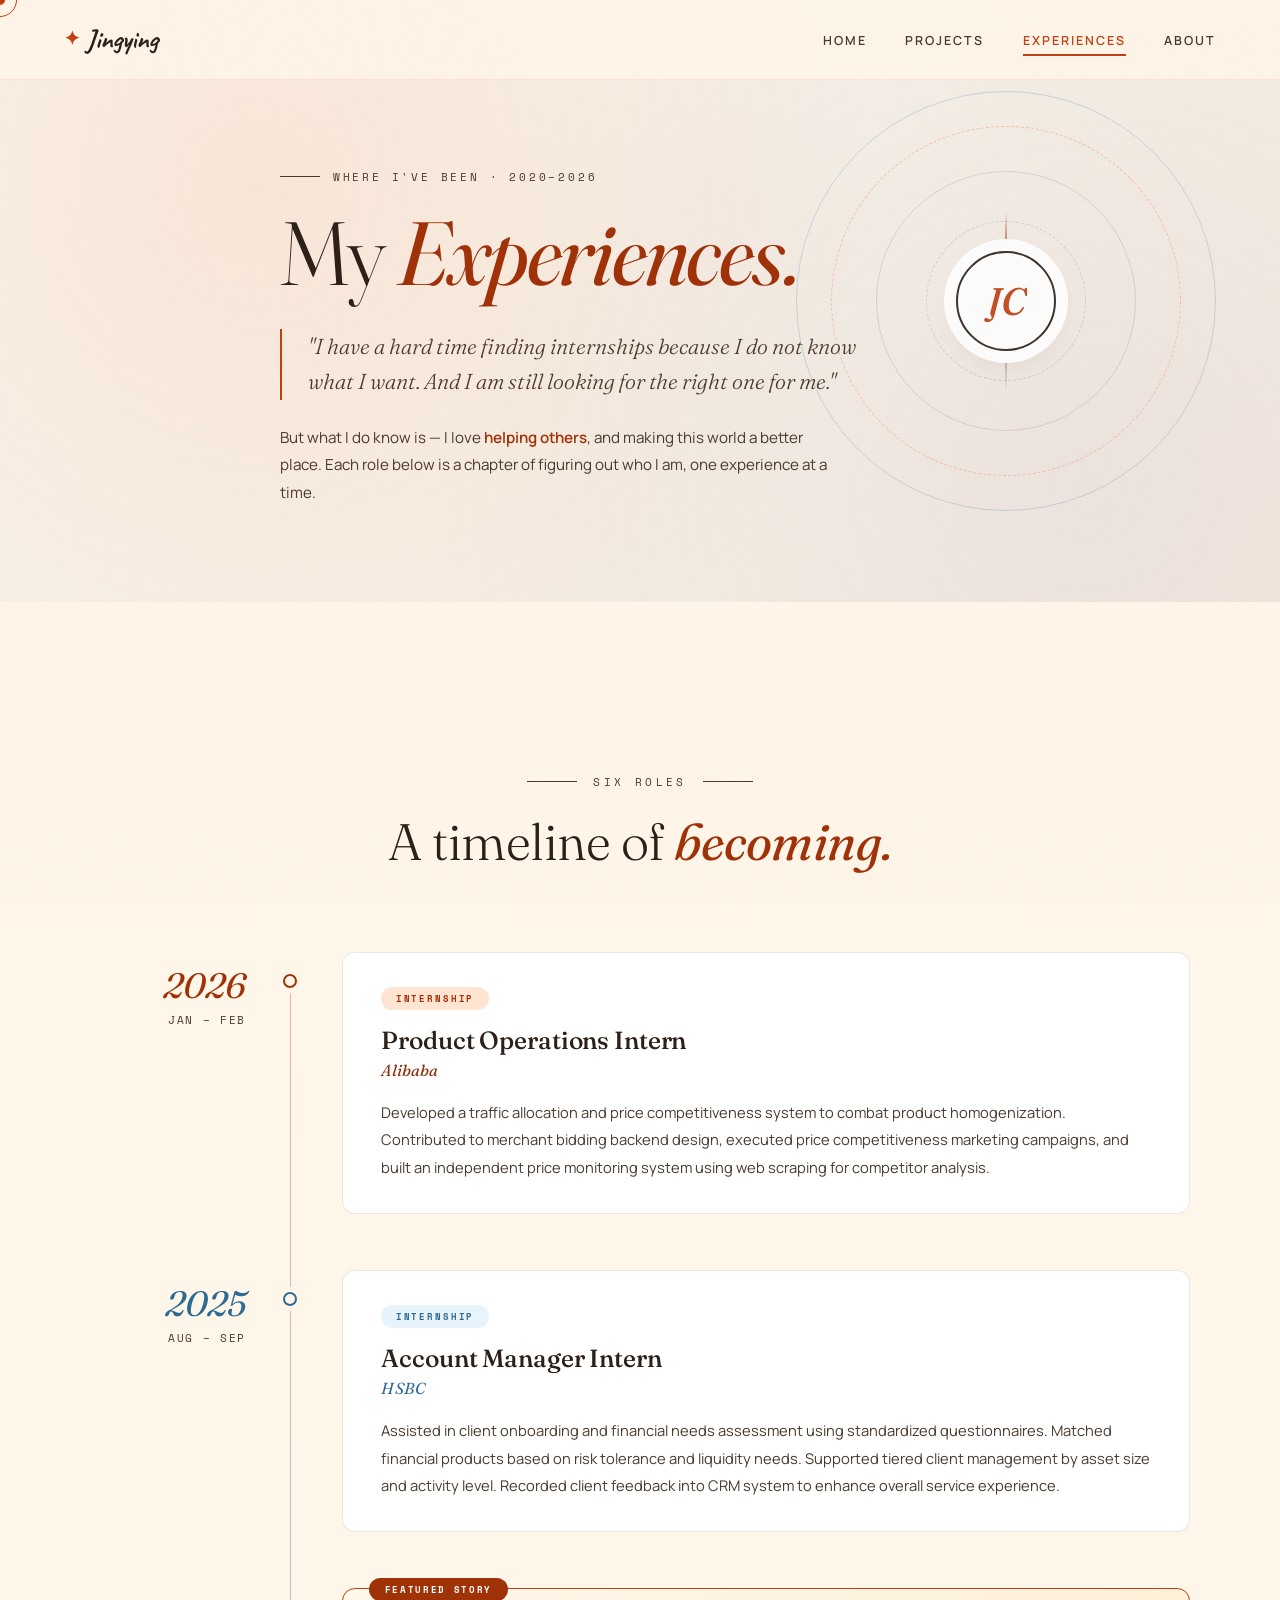
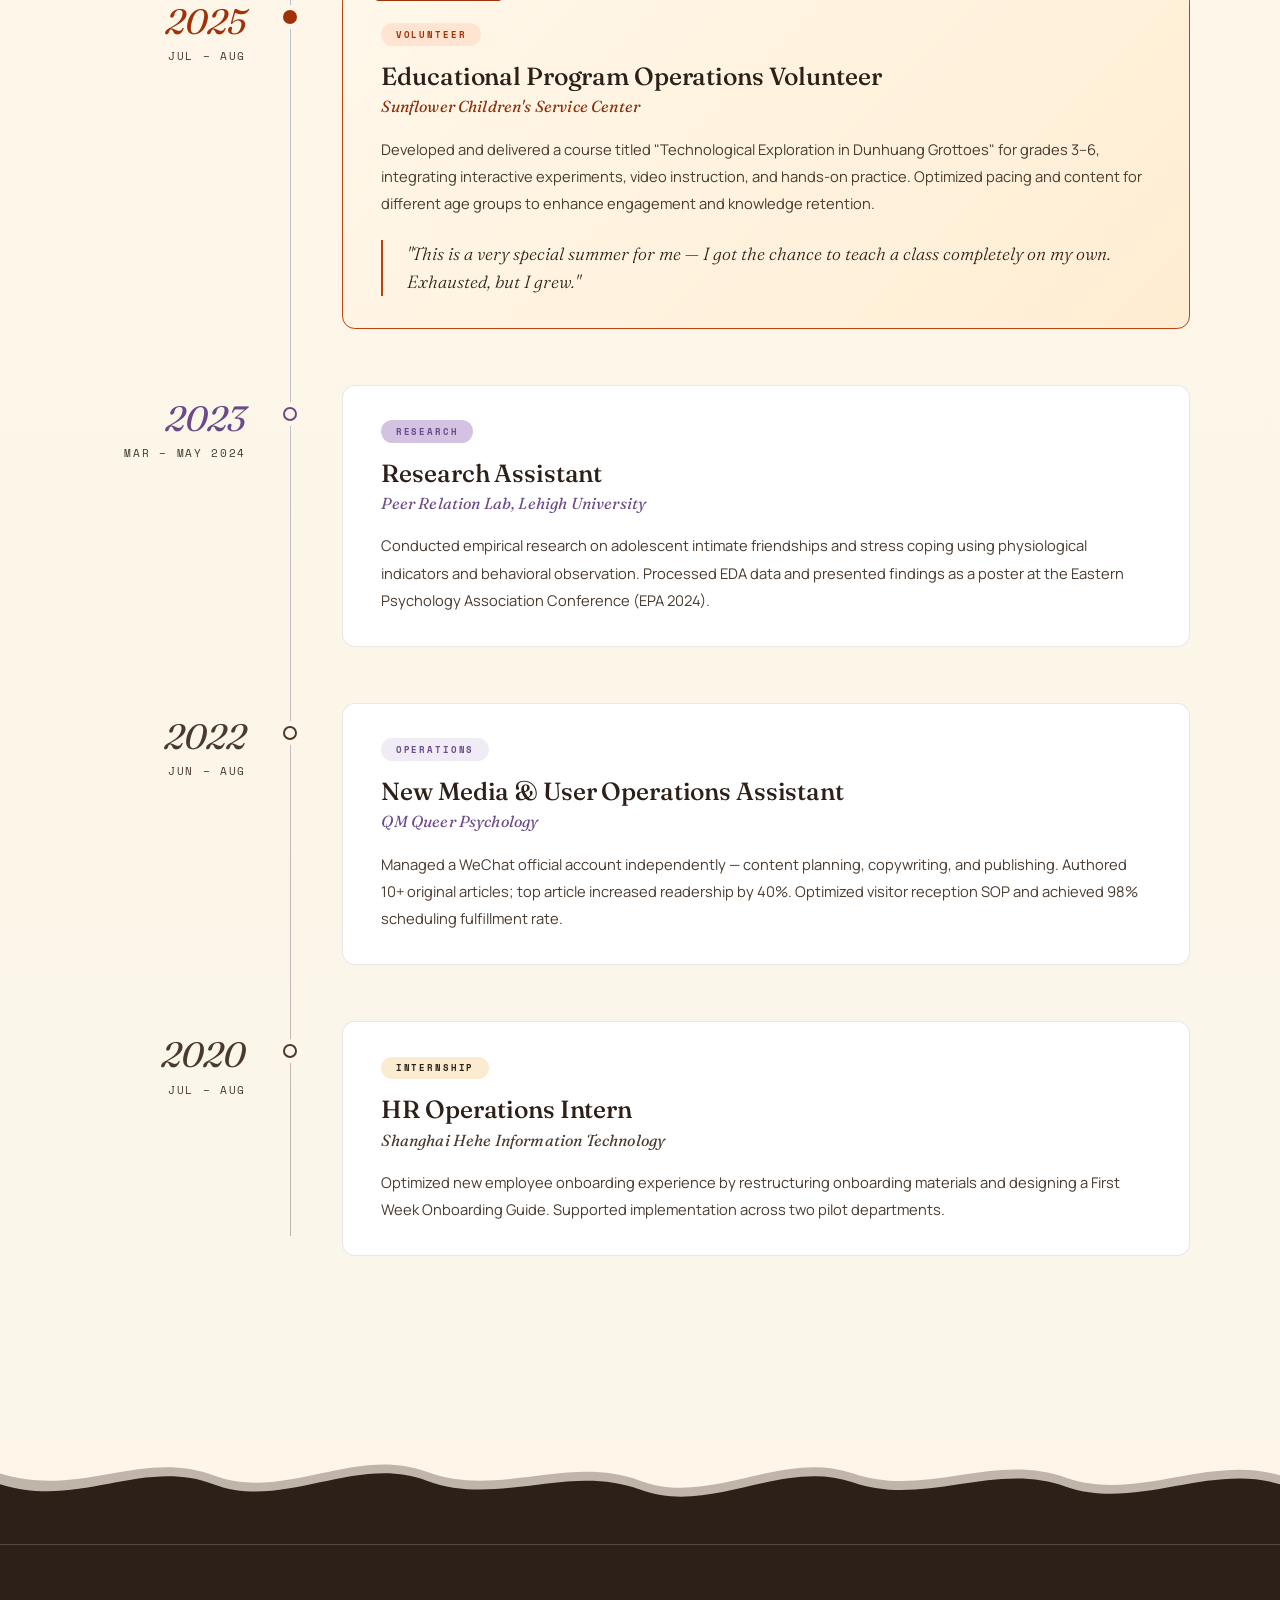
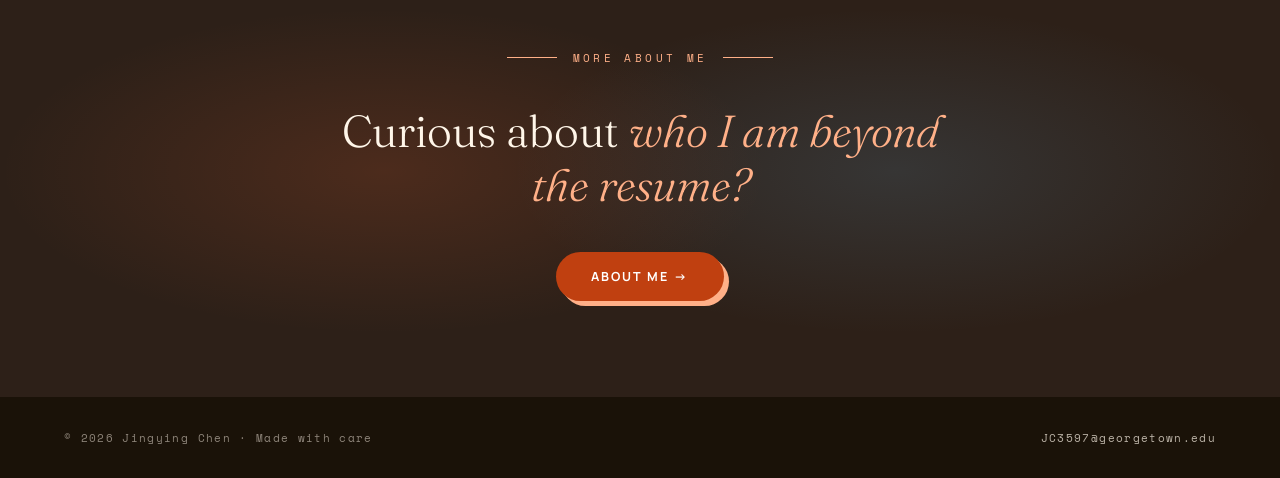
<file: experiences.html>
<!DOCTYPE html>
<html lang="en">
<head>
<meta charset="UTF-8">
<meta name="viewport" content="width=device-width, initial-scale=1.0">
<title>Experiences · Jingying Chen</title>
<link rel="preload" as="style" onload="this.onload=null;this.rel='stylesheet'" href="https://fonts.googleapis.com/css2?family=Fraunces:ital,opsz,wght@0,9..144,500;0,9..144,700;1,9..144,500&family=Manrope:wght@400;600&family=Caveat:wght@600&family=Space+Mono&display=swap">
<noscript><link rel="stylesheet" href="https://fonts.googleapis.com/css2?family=Fraunces:ital,opsz,wght@0,9..144,500;0,9..144,700;1,9..144,500&family=Manrope:wght@400;600&family=Caveat:wght@600&family=Space+Mono&display=swap"></noscript>
<link rel="stylesheet" href="styles.css">
<style>
/* EXPERIENCES PAGE - more elegant, restrained */

.exp-hero {
  position: relative;
  padding: 10rem 4rem 6rem;
  background:
    radial-gradient(circle at 20% 30%, rgba(255,107,53,0.1) 0%, transparent 55%),
    radial-gradient(circle at 85% 80%, rgba(155,126,184,0.1) 0%, transparent 55%),
    linear-gradient(135deg, #FAF6EE 0%, #F5EDE0 100%);
  overflow: hidden;
}

/* subtle paper grain only */
.exp-hero::before {
  content: ''; position: absolute; inset: 0;
  background-image: linear-gradient(0deg, transparent 49.5%, rgba(45,32,24,0.04) 50%, transparent 50.5%);
  background-size: 100% 32px;
  pointer-events: none;
  opacity: .6;
}

.compass {
  position: absolute;
  width: 420px; height: 420px;
  top: 50%; right: 5%;
  transform: translateY(-50%);
  opacity: .9;
}
.compass-ring {
  position: absolute; inset: 0;
  border: 1.5px solid rgba(74,143,184,.3);
  border-radius: 50%;
  animation: spin 60s linear infinite;
}
.compass-ring:nth-child(2) {
  inset: 35px;
  border: 1px dashed rgba(255,107,53,.4);
  animation-duration: 40s;
  animation-direction: reverse;
}
.compass-ring:nth-child(3) {
  inset: 80px;
  border: 1.5px solid rgba(155,126,184,.3);
  animation-duration: 30s;
}
.compass-ring:nth-child(4) {
  inset: 130px;
  border: 1px dashed rgba(74,143,184,.3);
  animation-duration: 25s;
  animation-direction: reverse;
}
.compass-center {
  position: absolute;
  top: 50%; left: 50%;
  transform: translate(-50%,-50%);
  width: 100px; height: 100px;
  background: white;
  border-radius: 50%;
  display: flex; align-items: center; justify-content: center;
  border: 2px solid var(--ink);
  font-family: 'Fraunces', serif;
  font-size: 2.4rem;
  font-style: italic;
  color: var(--orange);
  font-weight: 500;
  box-shadow: 0 0 0 12px white, 0 12px 32px rgba(0,0,0,.08);
}
/* compass needle */
.compass-needle {
  position: absolute;
  top: 50%; left: 50%;
  transform-origin: center center;
  width: 4px; height: 180px;
  margin-left: -2px; margin-top: -90px;
}
.compass-needle::before {
  content: ''; position: absolute;
  top: 0; left: 0;
  width: 4px; height: 90px;
  background: linear-gradient(180deg, var(--orange) 0%, var(--orange-deep) 100%);
  clip-path: polygon(50% 0, 100% 100%, 0 100%);
}
.compass-needle::after {
  content: ''; position: absolute;
  bottom: 0; left: 0;
  width: 4px; height: 90px;
  background: linear-gradient(0deg, #888 0%, #aaa 100%);
  clip-path: polygon(0 0, 100% 0, 50% 100%);
}

.exp-hero-inner {
  max-width: 1280px; margin: 0 auto;
  position: relative; z-index: 2;
  max-width: 720px;
}

.exp-eyebrow {
  display: inline-flex; align-items: center; gap: .8rem;
  margin-bottom: 1.5rem;
  font-family: 'Space Mono', monospace; font-size: .7rem;
  letter-spacing: .25em; text-transform: uppercase;
  color: var(--ink-soft);
}
.exp-eyebrow::before { content: ''; width: 40px; height: 1px; background: var(--ink-soft); }

.exp-title {
  font-family: 'Fraunces', serif;
  font-size: clamp(3.5rem, 7vw, 6.5rem);
  font-weight: 300; line-height: .98;
  letter-spacing: -.025em;
  color: var(--ink); margin-bottom: 2rem;
}
.exp-title em {
  font-style: italic;
  color: var(--orange-deep);
  font-weight: 400;
}

.exp-intro-prose {
  font-family: 'Fraunces', serif;
  font-size: 1.35rem;
  font-style: italic;
  font-weight: 300;
  color: var(--ink-soft);
  line-height: 1.65;
  margin-bottom: 1.5rem;
  max-width: 580px;
  border-left: 2px solid var(--orange);
  padding-left: 1.6rem;
}

.exp-intro-personal {
  font-family: 'Manrope', sans-serif;
  font-size: .95rem;
  color: var(--ink-soft);
  line-height: 1.8;
  max-width: 560px;
  margin-top: 1.2rem;
}
.exp-intro-personal strong {
  color: var(--orange-deep);
  font-weight: 600;
}

/* TIMELINE SECTION (elegant cream) */
.timeline-section {
  background: linear-gradient(180deg, var(--cream) 0%, #FBF6EA 100%);
  padding: 7rem 4rem 8rem;
  position: relative;
  overflow: hidden;
}
.timeline-section::before {
  content: ''; position: absolute; inset: 0;
  background-image: linear-gradient(0deg, transparent 49.5%, rgba(45,32,24,0.025) 50%, transparent 50.5%);
  background-size: 100% 36px;
  pointer-events: none;
  opacity: .7;
}

.section-label-block-elegant {
  text-align: center; margin-bottom: 5rem;
  position: relative; z-index: 2;
}
.section-label-elegant {
  font-family: 'Space Mono', monospace;
  font-size: .7rem; letter-spacing: .3em;
  text-transform: uppercase;
  color: var(--ink-soft);
  display: inline-flex; align-items: center; gap: 1rem;
  margin-bottom: 1.4rem;
}
.section-label-elegant::before, .section-label-elegant::after {
  content: ''; width: 50px; height: 1px;
  background: var(--ink-soft);
}
.section-title-elegant {
  font-family: 'Fraunces', serif;
  font-size: clamp(2.2rem, 4vw, 3.4rem);
  font-weight: 300;
  line-height: 1.15;
  color: var(--ink);
  letter-spacing: -.01em;
}
.section-title-elegant em {
  font-style: italic;
  color: var(--orange-deep);
  font-weight: 400;
}

.timeline {
  max-width: 1100px;
  margin: 0 auto;
  position: relative;
}
.timeline::before {
  content: '';
  position: absolute;
  left: 200px; top: 20px; bottom: 20px;
  width: 1px;
  background: linear-gradient(180deg,
    var(--orange) 0%,
    var(--sky-deep) 35%,
    var(--purple) 70%,
    var(--ink-soft) 100%);
  opacity: .35;
}

.exp-row {
  display: grid;
  grid-template-columns: 180px 40px 1fr;
  gap: 0;
  margin-bottom: 3.5rem;
  position: relative;
  align-items: start;
}

.exp-date-side {
  text-align: right;
  padding-right: 1.5rem;
  padding-top: 1rem;
}
.exp-year {
  font-family: 'Fraunces', serif;
  font-size: 2.2rem;
  font-weight: 400;
  font-style: italic;
  color: var(--orange-deep);
  line-height: 1;
}
.exp-row:nth-child(2) .exp-year { color: var(--sky-deep); }
.exp-row:nth-child(3) .exp-year { color: var(--orange-deep); }
.exp-row:nth-child(4) .exp-year { color: var(--purple); }
.exp-row:nth-child(5) .exp-year { color: var(--ink-soft); }
.exp-row:nth-child(6) .exp-year { color: var(--ink-soft); }
.exp-month {
  font-family: 'Space Mono', monospace;
  font-size: .7rem;
  letter-spacing: .15em;
  color: var(--ink-soft);
  margin-top: .5rem;
  text-transform: uppercase;
}

.exp-dot {
  width: 14px; height: 14px;
  border-radius: 50%;
  background: var(--cream);
  border: 2.5px solid var(--orange-deep);
  margin-top: 1.4rem;
  z-index: 2;
  position: relative;
  justify-self: center;
  box-shadow: 0 0 0 5px var(--cream);
}
.exp-row:nth-child(2) .exp-dot { border-color: var(--sky-deep); }
.exp-row:nth-child(3) .exp-dot { border-color: var(--orange-deep); background: var(--orange-deep); }
.exp-row:nth-child(4) .exp-dot { border-color: var(--purple); }
.exp-row:nth-child(5) .exp-dot { border-color: var(--ink-soft); }
.exp-row:nth-child(6) .exp-dot { border-color: var(--ink-soft); }

.exp-card {
  background: white;
  border-radius: .8rem;
  padding: 2rem 2.4rem;
  margin-left: 2rem;
  border: 1px solid rgba(45,32,24,0.1);
  transition: transform .3s, box-shadow .3s, border-color .3s;
  position: relative;
}
.exp-card:hover {
  transform: translateX(6px);
  border-color: var(--orange-deep);
  box-shadow: 0 8px 24px rgba(45,32,24,0.08);
}

.exp-card.featured {
  background: linear-gradient(135deg, #FFF8EB 0%, #FFEDD2 100%);
  border-color: var(--orange);
  border-width: 1.5px;
}
.exp-card.featured::before {
  content: 'Featured Story';
  position: absolute;
  top: -11px; left: 1.6rem;
  background: var(--orange-deep);
  color: white;
  padding: .3rem 1rem;
  border-radius: 2rem;
  font-family: 'Space Mono', monospace;
  font-size: .58rem;
  letter-spacing: .18em;
  text-transform: uppercase;
  font-weight: 700;
}

.exp-tag {
  display: inline-block;
  font-family: 'Space Mono', monospace;
  font-size: .58rem;
  letter-spacing: .2em;
  text-transform: uppercase;
  padding: .3rem .9rem;
  border-radius: 2rem;
  margin-bottom: 1rem;
  background: var(--orange-pale);
  color: var(--orange-deep);
  font-weight: 600;
}
.exp-row:nth-child(2) .exp-tag { background: var(--sky-pale); color: var(--sky-deep); }
.exp-row:nth-child(4) .exp-tag { background: var(--purple-light); color: var(--purple); }
.exp-row:nth-child(5) .exp-tag { background: rgba(155,126,184,0.15); color: var(--purple); }
.exp-row:nth-child(6) .exp-tag { background: var(--cream-warm); color: var(--ink); }

.exp-role {
  font-family: 'Fraunces', serif;
  font-size: 1.55rem;
  font-weight: 500;
  color: var(--ink);
  margin-bottom: .3rem;
  line-height: 1.2;
  letter-spacing: -.005em;
}
.exp-org {
  font-family: 'Fraunces', serif;
  font-size: 1rem;
  font-style: italic;
  font-weight: 400;
  color: #8B2E08;
  margin-bottom: 1.2rem;
  letter-spacing: .01em;
}
.exp-row:nth-child(2) .exp-org { color: #2D6A94; }
.exp-row:nth-child(4) .exp-org { color: #6A4A8A; }
.exp-row:nth-child(5) .exp-org { color: #6A4A8A; }
.exp-row:nth-child(6) .exp-org { color: var(--ink-soft); }

.exp-details {
  font-size: .92rem;
  line-height: 1.85;
  color: var(--ink-soft);
}

.exp-quote-elegant {
  margin-top: 1.4rem;
  padding-left: 1.5rem;
  border-left: 2px solid var(--orange);
  font-family: 'Fraunces', serif;
  font-size: 1.1rem;
  font-style: italic;
  font-weight: 300;
  color: var(--ink);
  line-height: 1.6;
}

/* CTA */
.bottom-cta {
  background: var(--ink);
  color: var(--cream);
  padding: 6rem 4rem;
  text-align: center;
  position: relative;
  overflow: hidden;
}
.bottom-cta::before {
  content: ''; position: absolute; inset: 0;
  background:
    radial-gradient(ellipse 50% 60% at 30% 50%, rgba(255,107,53,0.15) 0%, transparent 60%),
    radial-gradient(ellipse 50% 60% at 70% 50%, rgba(107,175,216,0.15) 0%, transparent 60%);
  pointer-events: none;
}
.bottom-cta .section-label-elegant { color: var(--orange-light); }
.bottom-cta .section-label-elegant::before, .bottom-cta .section-label-elegant::after { background: var(--orange-light); }

.cta-title {
  font-family: 'Fraunces', serif;
  font-size: clamp(2rem, 3.5vw, 3rem);
  font-weight: 300;
  margin: 1rem auto 2.5rem;
  max-width: 640px;
  color: var(--cream);
  position: relative; z-index: 2;
  line-height: 1.2;
}
.cta-title em { color: var(--orange-light); font-style: italic; }

.bottom-cta .btn-fill {
  background: var(--orange);
  box-shadow: 5px 5px 0 var(--orange-light);
  position: relative; z-index: 2;
}
.bottom-cta .btn-fill:hover { box-shadow: 8px 8px 0 var(--orange-light); }

@media (max-width: 1100px) {
  .compass { display: none; }
  .exp-hero { padding: 8rem 2.5rem 4rem; }
  .timeline-section { padding: 5rem 2.5rem; }
  .timeline::before { left: 30px; }
  .exp-row { grid-template-columns: 60px 1fr; }
  .exp-date-side { display: none; }
  .exp-card { margin-left: 0; }
  .bottom-cta { padding: 4rem 2.5rem; }
}
</style>
</head>
<body>

<div class="cursor" id="cursor"></div>
<div class="cursor-ring" id="cursorRing"></div>

<nav>
  <a href="index.html" class="nav-logo">Jingying</a>
  <ul class="nav-links">
    <li><a href="index.html">Home</a></li>
    <li><a href="projects.html">Projects</a></li>
    <li><a href="experiences.html" class="active">Experiences</a></li>
    <li><a href="about.html">About</a></li>
  </ul>
</nav>
<main>

<!-- HERO -->
<section class="exp-hero">
  <div class="compass">
    <div class="compass-ring"></div>
    <div class="compass-ring"></div>
    <div class="compass-ring"></div>
    <div class="compass-ring"></div>
    <div class="compass-needle"></div>
    <div class="compass-center">JC</div>
  </div>

  <div class="exp-hero-inner">
    <div class="exp-eyebrow">Where I've Been · 2020–2026</div>
    <h1 class="exp-title">My <em>Experiences.</em></h1>
    <p class="exp-intro-prose">"I have a hard time finding internships because I do not know what I want. And I am still looking for the right one for me."</p>
    <p class="exp-intro-personal">But what I do know is — I love <strong>helping others</strong>, and making this world a better place. Each role below is a chapter of figuring out who I am, one experience at a time.</p>
  </div>
</section>

<!-- elegant divider -->
<svg class="divider" viewBox="0 0 1440 60" preserveAspectRatio="none" xmlns="http://www.w3.org/2000/svg" style="margin-top:-2px; display:block;">
  <path d="M0,30 Q360,10 720,30 T1440,30 L1440,60 L0,60 Z" fill="#FFF6E9"/>
</svg>

<!-- TIMELINE -->
<section class="timeline-section">
  <div class="section-label-block-elegant reveal">
    <div class="section-label-elegant">Six Roles</div>
    <h2 class="section-title-elegant">A timeline of <em>becoming.</em></h2>
  </div>

  <div class="timeline">

    <div class="exp-row reveal">
      <div class="exp-date-side">
        <div class="exp-year">2026</div>
        <div class="exp-month">Jan – Feb</div>
      </div>
      <div class="exp-dot"></div>
      <div class="exp-card">
        <span class="exp-tag">Internship</span>
        <h3 class="exp-role">Product Operations Intern</h3>
        <div class="exp-org">Alibaba</div>
        <p class="exp-details">Developed a traffic allocation and price competitiveness system to combat product homogenization. Contributed to merchant bidding backend design, executed price competitiveness marketing campaigns, and built an independent price monitoring system using web scraping for competitor analysis.</p>
      </div>
    </div>

    <div class="exp-row reveal">
      <div class="exp-date-side">
        <div class="exp-year">2025</div>
        <div class="exp-month">Aug – Sep</div>
      </div>
      <div class="exp-dot"></div>
      <div class="exp-card">
        <span class="exp-tag">Internship</span>
        <h3 class="exp-role">Account Manager Intern</h3>
        <div class="exp-org">HSBC</div>
        <p class="exp-details">Assisted in client onboarding and financial needs assessment using standardized questionnaires. Matched financial products based on risk tolerance and liquidity needs. Supported tiered client management by asset size and activity level. Recorded client feedback into CRM system to enhance overall service experience.</p>
      </div>
    </div>

    <div class="exp-row reveal">
      <div class="exp-date-side">
        <div class="exp-year">2025</div>
        <div class="exp-month">Jul – Aug</div>
      </div>
      <div class="exp-dot"></div>
      <div class="exp-card featured">
        <span class="exp-tag">Volunteer</span>
        <h3 class="exp-role">Educational Program Operations Volunteer</h3>
        <div class="exp-org">Sunflower Children's Service Center</div>
        <p class="exp-details">Developed and delivered a course titled "Technological Exploration in Dunhuang Grottoes" for grades 3–6, integrating interactive experiments, video instruction, and hands-on practice. Optimized pacing and content for different age groups to enhance engagement and knowledge retention.</p>
        <p class="exp-quote-elegant">"This is a very special summer for me — I got the chance to teach a class completely on my own. Exhausted, but I grew."</p>
      </div>
    </div>

    <div class="exp-row reveal">
      <div class="exp-date-side">
        <div class="exp-year">2023</div>
        <div class="exp-month">Mar – May 2024</div>
      </div>
      <div class="exp-dot"></div>
      <div class="exp-card">
        <span class="exp-tag">Research</span>
        <h3 class="exp-role">Research Assistant</h3>
        <div class="exp-org">Peer Relation Lab, Lehigh University</div>
        <p class="exp-details">Conducted empirical research on adolescent intimate friendships and stress coping using physiological indicators and behavioral observation. Processed EDA data and presented findings as a poster at the Eastern Psychology Association Conference (EPA 2024).</p>
      </div>
    </div>

    <div class="exp-row reveal">
      <div class="exp-date-side">
        <div class="exp-year">2022</div>
        <div class="exp-month">Jun – Aug</div>
      </div>
      <div class="exp-dot"></div>
      <div class="exp-card">
        <span class="exp-tag">Operations</span>
        <h3 class="exp-role">New Media &amp; User Operations Assistant</h3>
        <div class="exp-org">QM Queer Psychology</div>
        <p class="exp-details">Managed a WeChat official account independently — content planning, copywriting, and publishing. Authored 10+ original articles; top article increased readership by 40%. Optimized visitor reception SOP and achieved 98% scheduling fulfillment rate.</p>
      </div>
    </div>

    <div class="exp-row reveal">
      <div class="exp-date-side">
        <div class="exp-year">2020</div>
        <div class="exp-month">Jul – Aug</div>
      </div>
      <div class="exp-dot"></div>
      <div class="exp-card">
        <span class="exp-tag">Internship</span>
        <h3 class="exp-role">HR Operations Intern</h3>
        <div class="exp-org">Shanghai Hehe Information Technology</div>
        <p class="exp-details">Optimized new employee onboarding experience by restructuring onboarding materials and designing a First Week Onboarding Guide. Supported implementation across two pilot departments.</p>
      </div>
    </div>

  </div>
</section>

<!-- TORN PAPER cream → dark -->
<svg class="divider" viewBox="0 0 1440 120" preserveAspectRatio="none" xmlns="http://www.w3.org/2000/svg" style="margin-top:-2px; display:block;">
  <path d="M0,40 C90,68 160,12 240,42 C320,72 400,8 480,38 C560,68 640,18 720,48 C800,78 880,12 960,40 C1040,68 1120,15 1200,45 C1280,72 1360,18 1440,42 L1440,120 L0,120 Z" fill="rgba(45,32,24,0.3)"/>
  <path d="M0,52 C90,80 160,22 240,52 C320,82 400,18 480,48 C560,78 640,28 720,58 C800,88 880,22 960,50 C1040,78 1120,25 1200,55 C1280,82 1360,28 1440,52 L1440,120 L0,120 Z" fill="#2D2018"/>
</svg>

<section class="bottom-cta">
  <div class="reveal">
    <div class="section-label-elegant">More about me</div>
    <h2 class="cta-title">Curious about <em>who I am beyond the resume?</em></h2>
    <a href="about.html" class="btn-fill">About Me →</a>
  </div>
</section>

</main>
<footer>
  <span>© 2026 Jingying Chen · Made with care</span>
  <span><a href="mailto:JC3597@georgetown.edu">JC3597@georgetown.edu</a></span>
</footer>

<script>
if (!('ontouchstart' in window)) {
const cursor = document.getElementById('cursor');
const ring = document.getElementById('cursorRing');
let mx=0,my=0,rx=0,ry=0;
document.addEventListener('mousemove', e => { mx=e.clientX; my=e.clientY; cursor.style.left=mx+'px'; cursor.style.top=my+'px'; });
function animRing() { rx += (mx-rx)*.13; ry += (my-ry)*.13; ring.style.left=rx+'px'; ring.style.top=ry+'px'; requestAnimationFrame(animRing); }
animRing();
document.querySelectorAll('a, button').forEach(el => {
  el.addEventListener('mouseenter', () => { cursor.style.width='18px'; cursor.style.height='18px'; ring.style.width='52px'; ring.style.height='52px'; });
  el.addEventListener('mouseleave', () => { cursor.style.width='10px'; cursor.style.height='10px'; ring.style.width='34px'; ring.style.height='34px'; });
});
}
// end touch guard
const reveals = document.querySelectorAll('.reveal');
const obs = new IntersectionObserver((entries) => { entries.forEach(e => { if (e.isIntersecting) { e.target.classList.add('visible'); obs.unobserve(e.target); } }); }, { threshold: 0.08 });
reveals.forEach(el => obs.observe(el));
</script>
</body>
</html>
</file>
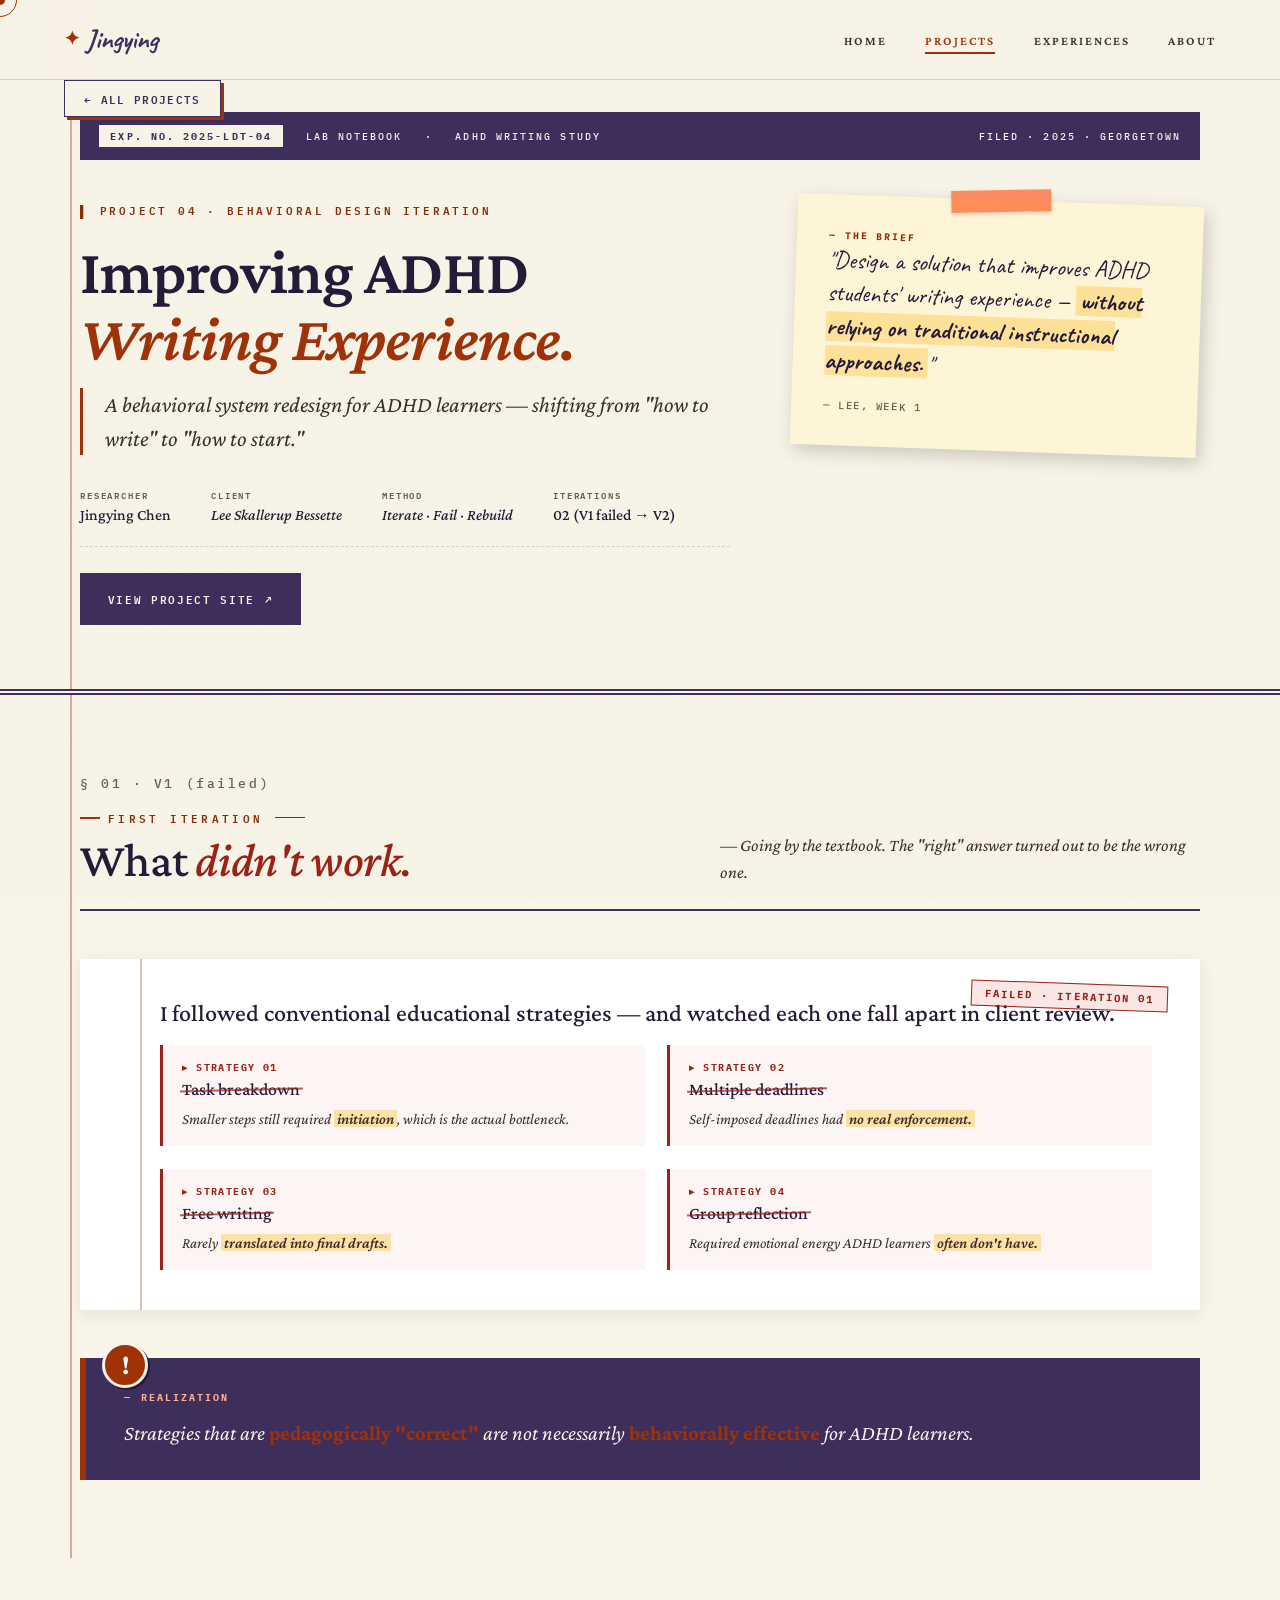
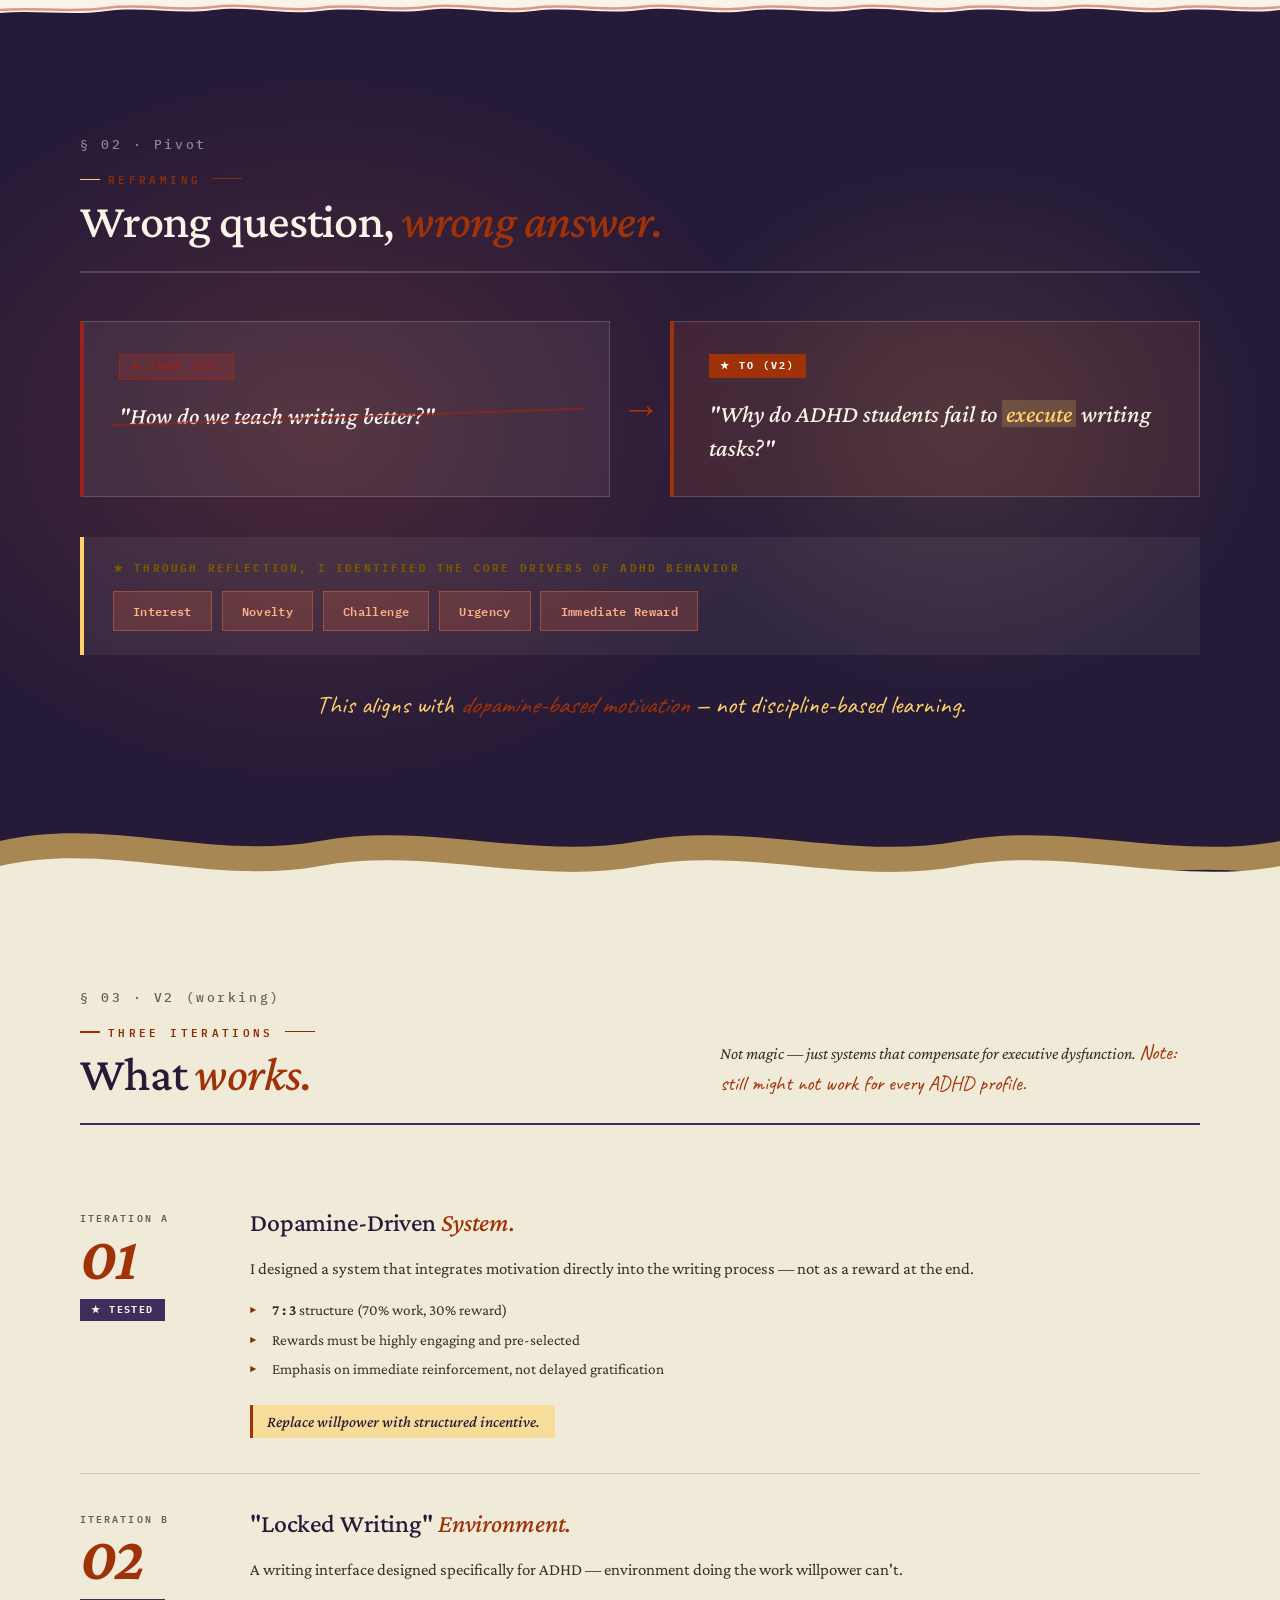
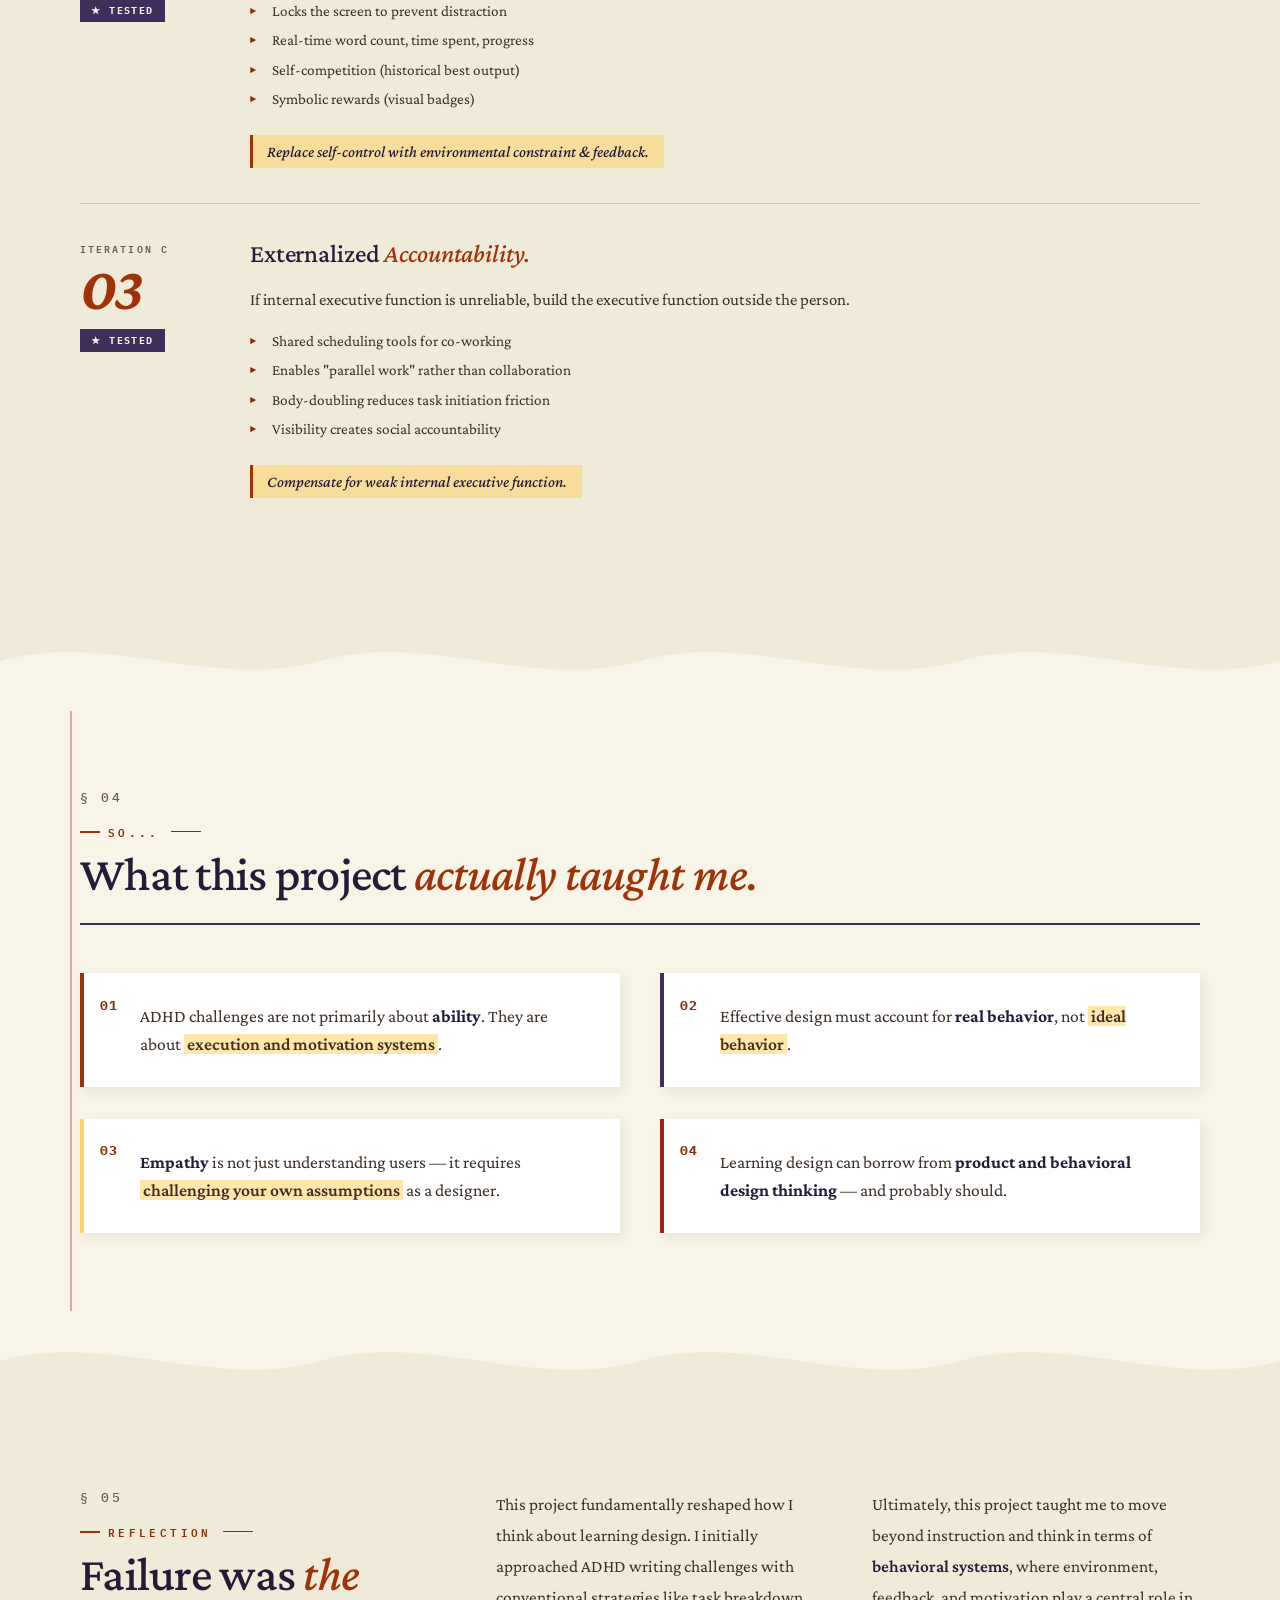
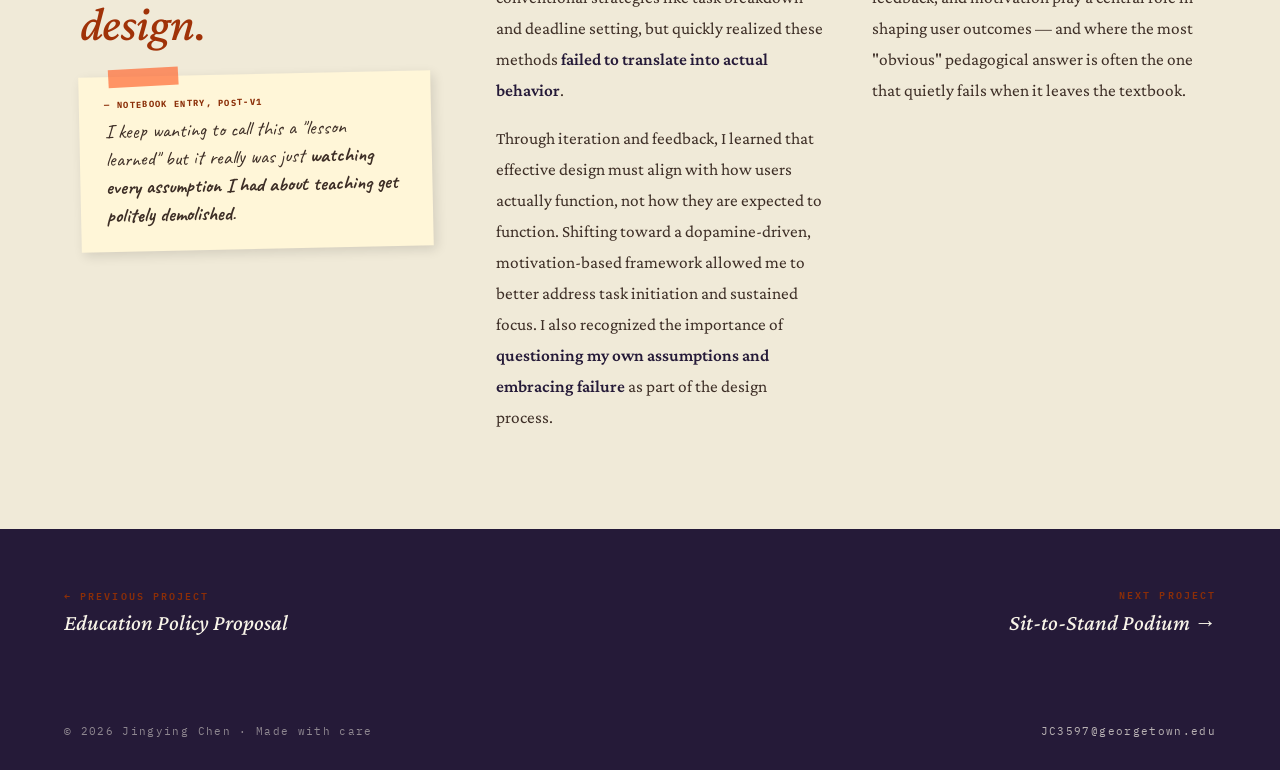
<file: project-learning-engagement.html>
<!DOCTYPE html>
<html lang="en">
<head>
<meta charset="UTF-8">
<meta name="viewport" content="width=device-width, initial-scale=1.0">
<title>Improving ADHD Writing Experience · Jingying Chen</title>
<link rel="preload" as="style" onload="this.onload=null;this.rel='stylesheet'" href="https://fonts.googleapis.com/css2?family=Crimson+Pro:ital,wght@0,400;0,600;1,400&family=Manrope:wght@400;600&family=IBM+Plex+Mono:wght@400;600&family=Caveat:wght@600&display=swap">
<noscript><link rel="stylesheet" href="https://fonts.googleapis.com/css2?family=Crimson+Pro:ital,wght@0,400;0,600;1,400&family=Manrope:wght@400;600&family=IBM+Plex+Mono:wght@400;600&family=Caveat:wght@600&display=swap"></noscript>
<link rel="stylesheet" href="styles.css">
<style>
/* ════════════════════════════════════════════
   ADHD WRITING — LAB NOTEBOOK / ITERATION JOURNAL
   ════════════════════════════════════════════ */

:root {
  --notebook-purple: #3D2E5C;
  --notebook-purple-deep: #251A38;
  --notebook-purple-mid: #5A4480;
  --paper-grid: #F8F4E8;
  --paper-warm: #F0EAD8;
  --orange: #A03208;
  --orange-soft: #FFB088;
  --highlight-yellow: #FFD166;
  --highlight-marker: rgba(255,209,102,0.55);
  --strike-red: #9B2218;
  --ink-deep: #1A1410;
  --ink-soft: #3D2E26;
  --muted: #6B5D4F;
  --line: rgba(61,46,92,0.18);
  --grid-line: rgba(61,46,92,0.08);
}

body {
  background: var(--paper-grid);
  color: var(--ink-deep);
  font-family: 'Crimson Pro', Georgia, serif;
}

body::before {
  content: ''; position: fixed; inset: 0;
  background-image: url("data:image/svg+xml,%3Csvg viewBox='0 0 200 200' xmlns='http://www.w3.org/2000/svg'%3E%3Cfilter id='n'%3E%3CfeTurbulence type='fractalNoise' baseFrequency='0.85' numOctaves='3'/%3E%3C/filter%3E%3Crect width='100%25' height='100%25' filter='url(%23n)' opacity='0.5'/%3E%3C/svg%3E");
  background-size: 200px;
  opacity: 0.08;
  mix-blend-mode: multiply;
  z-index: 9999; pointer-events: none;
}

nav {
  background: rgba(248,244,232,0.92) !important;
  border-bottom: 1px solid var(--line) !important;
}
.nav-logo { color: var(--notebook-purple) !important; }
.nav-links a { color: var(--ink-soft) !important; }
.nav-links a.active { color: var(--orange) !important; }
.nav-links a:hover { color: var(--orange) !important; }
.nav-links a::after { background: var(--orange) !important; }

.cursor { background: var(--orange) !important; }
.cursor-ring { border-color: var(--orange) !important; }

.back-bar {
  position: fixed; top: 5rem; left: 4rem; z-index: 400;
  background: var(--paper-grid);
  border: 1.5px solid var(--notebook-purple);
  border-radius: 0;
  padding: .5rem 1.2rem;
  font-family: 'IBM Plex Mono', monospace;
  font-size: .68rem;
  letter-spacing: .12em;
  text-transform: uppercase;
  text-decoration: none;
  color: var(--notebook-purple);
  box-shadow: 3px 3px 0 var(--orange);
  transition: transform .25s, box-shadow .25s;
  font-weight: 600;
}
.back-bar:hover { transform: translate(-2px,-2px); box-shadow: 5px 5px 0 var(--orange); }
.back-bar::before { content: '← '; }

/* graph paper grid layer used in many sections */
.grid-bg {
  background-image:
    linear-gradient(0deg, transparent 49.5%, var(--grid-line) 49.5%, var(--grid-line) 50.5%, transparent 50.5%),
    linear-gradient(90deg, transparent 49.5%, var(--grid-line) 49.5%, var(--grid-line) 50.5%, transparent 50.5%);
  background-size: 32px 32px;
}

/* ════ HERO - LAB NOTEBOOK COVER ════ */
.lab-hero {
  position: relative;
  background: var(--paper-grid);
  background-image:
    linear-gradient(0deg, transparent 49.5%, var(--grid-line) 49.5%, var(--grid-line) 50.5%, transparent 50.5%),
    linear-gradient(90deg, transparent 49.5%, var(--grid-line) 49.5%, var(--grid-line) 50.5%, transparent 50.5%);
  background-size: 32px 32px;
  padding: 7rem 5rem 4rem;
  border-bottom: 6px double var(--notebook-purple);
  position: relative;
}

/* red margin line on left like a notebook */
.lab-hero::before {
  content: '';
  position: absolute;
  top: 0; bottom: 0; left: 70px;
  width: 2px;
  background: var(--strike-red);
  opacity: 0.35;
  pointer-events: none;
}

.lab-meta-strip {
  max-width: 1280px; margin: 0 auto 2.5rem;
  display: flex; justify-content: space-between; align-items: center;
  padding: .8rem 1.2rem;
  background: var(--notebook-purple);
  color: var(--paper-grid);
  font-family: 'IBM Plex Mono', monospace;
  font-size: .65rem;
  letter-spacing: .2em;
  text-transform: uppercase;
  font-weight: 500;
}
.lab-meta-strip .l { display: flex; gap: 1.4rem; align-items: center; }
.lab-meta-strip .file-no {
  background: var(--paper-grid);
  color: var(--notebook-purple);
  padding: .25rem .7rem;
  font-weight: 700;
}

.lab-content {
  max-width: 1280px;
  margin: 0 auto;
  display: grid;
  grid-template-columns: 1.6fr 1fr;
  gap: 4rem;
  align-items: start;
}

.lab-prefix {
  font-family: 'IBM Plex Mono', monospace;
  font-size: .7rem;
  letter-spacing: .25em;
  color: var(--orange);
  text-transform: uppercase;
  margin-bottom: 1.2rem;
  font-weight: 600;
}
.lab-prefix::before { content: '▌ '; }

.lab-title {
  font-family: 'Crimson Pro', serif;
  font-size: clamp(2.6rem, 5vw, 4.4rem);
  font-weight: 600;
  line-height: 1.05;
  color: var(--notebook-purple-deep);
  letter-spacing: -.015em;
  margin-bottom: 1rem;
}
.lab-title em { font-style: italic; color: var(--orange); }

.lab-subtitle {
  font-family: 'Crimson Pro', serif;
  font-size: 1.4rem;
  font-style: italic;
  font-weight: 400;
  line-height: 1.5;
  color: var(--ink-soft);
  margin-bottom: 2rem;
  padding-left: 1.4rem;
  border-left: 3px solid var(--orange);
}

.lab-author-row {
  display: flex; gap: 2.5rem; flex-wrap: wrap;
  margin-bottom: 1.6rem;
  padding-bottom: 1.4rem;
  border-bottom: 1px dashed var(--line);
}
.lab-author-block { display: flex; flex-direction: column; gap: .15rem; }
.aut-key {
  font-family: 'IBM Plex Mono', monospace;
  font-size: .58rem;
  letter-spacing: .2em;
  text-transform: uppercase;
  color: var(--muted);
  font-weight: 600;
}
.aut-val {
  font-family: 'Crimson Pro', serif;
  font-size: .98rem;
  color: var(--notebook-purple-deep);
  font-weight: 500;
}
.aut-val em { font-style: italic; }

.lab-link {
  display: inline-flex; align-items: center; gap: .6rem;
  background: var(--notebook-purple);
  color: var(--paper-grid);
  padding: .9rem 1.6rem;
  text-decoration: none;
  font-family: 'IBM Plex Mono', monospace;
  font-size: .7rem;
  letter-spacing: .15em;
  text-transform: uppercase;
  font-weight: 600;
  border: 2px solid var(--notebook-purple);
  transition: background .2s, color .2s;
}
.lab-link:hover { background: var(--orange); border-color: var(--orange); }
.lab-link::after { content: ' ↗'; }

/* RIGHT: brief sticky note */
.brief-note {
  background: #FFF6D8;
  padding: 1.8rem 2rem 2rem;
  position: relative;
  transform: rotate(2deg);
  box-shadow: 4px 6px 18px rgba(0,0,0,0.18);
  font-family: 'Caveat', cursive;
  color: var(--ink-soft);
}
.brief-note::before {
  content: '';
  position: absolute;
  top: -10px; left: 50%;
  transform: translateX(-50%) rotate(-3deg);
  width: 100px; height: 22px;
  background: rgba(255,107,53,0.75);
  box-shadow: 0 2px 4px rgba(0,0,0,0.15);
}
.brief-note .brief-label {
  font-family: 'IBM Plex Mono', monospace;
  font-size: .6rem;
  letter-spacing: .2em;
  text-transform: uppercase;
  color: var(--orange);
  font-weight: 700;
  margin-bottom: .8rem;
  font-style: normal;
}
.brief-note .brief-quote {
  font-size: 1.5rem;
  line-height: 1.4;
  margin-bottom: 1rem;
  color: var(--notebook-purple-deep);
}
.brief-note .brief-quote strong {
  background: var(--highlight-marker);
  font-weight: 700;
  padding: 0 4px;
}
.brief-note .brief-author {
  font-family: 'IBM Plex Mono', monospace;
  font-size: .65rem;
  letter-spacing: .15em;
  color: var(--muted);
  text-transform: uppercase;
  font-weight: 500;
}

/* ════ WHAT DIDN'T WORK - failed experiments with strikethroughs ════ */
.fail-section {
  background: var(--paper-grid);
  background-image:
    linear-gradient(0deg, transparent 49.5%, var(--grid-line) 49.5%, var(--grid-line) 50.5%, transparent 50.5%),
    linear-gradient(90deg, transparent 49.5%, var(--grid-line) 49.5%, var(--grid-line) 50.5%, transparent 50.5%);
  background-size: 32px 32px;
  padding: 5rem 5rem;
  position: relative;
}
.fail-section::before {
  content: '';
  position: absolute;
  top: 0; bottom: 0; left: 70px;
  width: 2px;
  background: var(--strike-red);
  opacity: 0.35;
  pointer-events: none;
}

.fail-inner { max-width: 1280px; margin: 0 auto; }

.section-num {
  font-family: 'IBM Plex Mono', monospace;
  font-size: .8rem;
  letter-spacing: .2em;
  color: var(--muted);
  margin-bottom: 1rem;
  font-weight: 500;
}

.section-label {
  font-family: 'IBM Plex Mono', monospace;
  font-size: .7rem;
  letter-spacing: .3em;
  text-transform: uppercase;
  color: var(--orange);
  font-weight: 600;
  margin-bottom: .5rem;
  padding-left: 28px;
  position: relative;
}
.section-label::before {
  content: '';
  position: absolute;
  left: 0; top: 50%;
  width: 20px; height: 1.5px;
  background: var(--orange);
}

.fail-header {
  display: grid;
  grid-template-columns: 1.2fr 1fr;
  gap: 4rem;
  align-items: end;
  margin-bottom: 3rem;
  padding-bottom: 1.5rem;
  border-bottom: 2px solid var(--notebook-purple);
}
.fail-title {
  font-family: 'Crimson Pro', serif;
  font-size: clamp(2rem, 4vw, 3rem);
  font-weight: 500;
  line-height: 1.05;
  color: var(--notebook-purple-deep);
  letter-spacing: -.015em;
}
.fail-title em { font-style: italic; color: var(--strike-red); }
.fail-tagline {
  font-family: 'Crimson Pro', serif;
  font-size: 1.1rem;
  font-style: italic;
  color: var(--ink-soft);
  line-height: 1.5;
}

/* notebook page with crossed-out attempts */
.fail-page {
  background: white;
  padding: 2.5rem 3rem;
  position: relative;
  box-shadow: 0 4px 16px rgba(0,0,0,0.08);
  background-image:
    linear-gradient(0deg, transparent 49.5%, var(--grid-line) 49.5%, var(--grid-line) 50.5%, transparent 50.5%);
  background-size: 100% 32px;
}
.fail-page::before {
  content: '';
  position: absolute;
  top: 0; bottom: 0; left: 60px;
  width: 1.5px;
  background: var(--strike-red);
  opacity: 0.3;
  pointer-events: none;
}
.fail-page::after {
  content: 'FAILED · ITERATION 01';
  position: absolute;
  top: 1.5rem; right: 2rem;
  font-family: 'IBM Plex Mono', monospace;
  font-size: .65rem;
  letter-spacing: .2em;
  color: var(--strike-red);
  background: rgba(200,57,46,0.12);
  border: 1.5px solid var(--strike-red);
  padding: .3rem .8rem;
  font-weight: 700;
  transform: rotate(2deg);
}

.fail-page h3 {
  font-family: 'Crimson Pro', serif;
  font-size: 1.5rem;
  font-weight: 500;
  color: var(--notebook-purple-deep);
  margin-bottom: 1.2rem;
  padding-left: 2rem;
}

.fail-strategies {
  display: grid;
  grid-template-columns: 1fr 1fr;
  gap: 1.4rem;
  padding-left: 2rem;
}

.fail-card {
  border-left: 3px solid var(--strike-red);
  padding: 1rem 1.2rem;
  background: rgba(200,57,46,0.05);
  position: relative;
}
.fail-card .strat-num {
  font-family: 'IBM Plex Mono', monospace;
  font-size: .6rem;
  letter-spacing: .15em;
  color: var(--strike-red);
  font-weight: 700;
  margin-bottom: .3rem;
}
.fail-card .strat-name {
  font-family: 'Crimson Pro', serif;
  font-size: 1.1rem;
  font-weight: 500;
  color: var(--notebook-purple-deep);
  margin-bottom: .5rem;
  position: relative;
  display: inline-block;
}
.fail-card .strat-name::after {
  content: '';
  position: absolute;
  left: -2%; right: -2%; top: 52%;
  height: 2px;
  background: var(--strike-red);
  transform: rotate(-1.5deg);
  opacity: 0.7;
}
.fail-card .strat-why {
  font-family: 'Crimson Pro', serif;
  font-size: .95rem;
  font-style: italic;
  line-height: 1.55;
  color: var(--ink-soft);
}
.fail-card .strat-why strong {
  background: var(--highlight-marker);
  padding: 0 3px;
  font-weight: 600;
}

.realization {
  margin-top: 3rem;
  background: var(--notebook-purple);
  color: var(--paper-grid);
  padding: 2rem 2.4rem;
  position: relative;
  border-left: 6px solid var(--orange);
}
.realization::before {
  content: '!';
  position: absolute;
  top: -1rem; left: 1rem;
  width: 40px; height: 40px;
  background: var(--orange);
  color: white;
  font-family: 'Crimson Pro', serif;
  font-size: 1.6rem;
  font-weight: 700;
  display: flex; align-items: center; justify-content: center;
  border: 3px solid var(--paper-grid);
  border-radius: 50%;
  box-shadow: 2px 2px 0 var(--notebook-purple-deep);
}
.realization-label {
  font-family: 'IBM Plex Mono', monospace;
  font-size: .65rem;
  letter-spacing: .2em;
  text-transform: uppercase;
  color: var(--orange-soft);
  margin-bottom: .8rem;
  font-weight: 700;
}
.realization-text {
  font-family: 'Crimson Pro', serif;
  font-size: 1.3rem;
  font-style: italic;
  font-weight: 400;
  line-height: 1.5;
  color: var(--paper-grid);
}
.realization-text strong {
  font-style: normal;
  color: var(--orange);
  font-weight: 700;
}

/* ════ REFRAMING - notebook 2 page spread ════ */
.reframe-section {
  background: var(--notebook-purple-deep);
  color: var(--paper-grid);
  padding: 5rem 5rem;
  position: relative;
}
.reframe-section::before {
  content: ''; position: absolute; inset: 0;
  background:
    radial-gradient(ellipse 60% 80% at 25% 50%, rgba(255,107,53,0.18) 0%, transparent 60%),
    radial-gradient(ellipse 40% 60% at 75% 50%, rgba(255,209,102,0.12) 0%, transparent 60%);
  pointer-events: none;
}

.reframe-inner { max-width: 1280px; margin: 0 auto; position: relative; z-index: 2; }

.reframe-section .section-label { color: var(--highlight-yellow); }
.reframe-section .section-label::before { background: var(--highlight-yellow); }

.reframe-header {
  margin-bottom: 3rem;
  padding-bottom: 1.5rem;
  border-bottom: 2px solid rgba(248,244,232,0.18);
}
.reframe-title {
  font-family: 'Crimson Pro', serif;
  font-size: clamp(2rem, 4vw, 3rem);
  font-weight: 500;
  line-height: 1.05;
  color: var(--paper-grid);
  letter-spacing: -.015em;
}
.reframe-title em { font-style: italic; color: var(--orange); }

/* 2 page spread effect */
.spread {
  display: grid;
  grid-template-columns: 1fr 60px 1fr;
  gap: 0;
  align-items: stretch;
  margin-bottom: 2.5rem;
}

.spread-page {
  background: rgba(248,244,232,0.06);
  border: 1px solid rgba(248,244,232,0.18);
  padding: 2rem 2.2rem;
  position: relative;
}
.spread-page.from {
  border-left: 4px solid var(--strike-red);
}
.spread-page.to {
  border-left: 4px solid var(--orange);
  background: rgba(255,107,53,0.1);
}

.page-tab {
  font-family: 'IBM Plex Mono', monospace;
  font-size: .6rem;
  letter-spacing: .2em;
  text-transform: uppercase;
  font-weight: 700;
  margin-bottom: 1.2rem;
  display: inline-block;
  padding: .35rem .7rem;
}
.spread-page.from .page-tab {
  background: rgba(200,57,46,0.18);
  color: var(--strike-red);
  border: 1px solid var(--strike-red);
}
.spread-page.to .page-tab {
  background: var(--orange);
  color: white;
}

.spread-q {
  font-family: 'Crimson Pro', serif;
  font-size: 1.5rem;
  font-weight: 500;
  font-style: italic;
  line-height: 1.4;
  color: var(--paper-grid);
}
.spread-page.from .spread-q { position: relative; }
.spread-page.from .spread-q::after {
  content: '';
  position: absolute;
  left: -2%; right: -2%; top: 50%;
  height: 2px;
  background: var(--strike-red);
  transform: rotate(-2deg);
  opacity: 0.7;
}
.spread-page.to .spread-q em {
  font-style: italic;
  color: var(--highlight-yellow);
  background: rgba(255,209,102,0.18);
  padding: 0 4px;
}

.spread-arrow {
  display: flex; align-items: center; justify-content: center;
  font-family: 'Crimson Pro', serif;
  font-size: 2.5rem;
  color: var(--orange);
  font-style: italic;
}

/* drivers list */
.drivers-block {
  background: rgba(248,244,232,0.06);
  border-left: 4px solid var(--highlight-yellow);
  padding: 1.5rem 1.8rem;
  margin-bottom: 1.5rem;
}
.drivers-block h4 {
  font-family: 'IBM Plex Mono', monospace;
  font-size: .68rem;
  letter-spacing: .2em;
  text-transform: uppercase;
  color: var(--highlight-yellow);
  font-weight: 700;
  margin-bottom: 1rem;
}
.drivers-tags {
  display: flex; flex-wrap: wrap; gap: .6rem;
}
.driver-tag {
  background: rgba(255,107,53,0.18);
  color: var(--orange-soft);
  border: 1px solid rgba(255,107,53,0.4);
  padding: .55rem 1.2rem;
  font-family: 'IBM Plex Mono', monospace;
  font-size: .72rem;
  font-weight: 600;
  letter-spacing: .03em;
}

.reframe-note {
  font-family: 'Caveat', cursive;
  font-size: 1.6rem;
  color: var(--highlight-yellow);
  text-align: center;
  margin-top: 2rem;
  line-height: 1.4;
}
.reframe-note em { color: var(--orange); }

/* ════ WHAT WORKS - 3 iteration entries ════ */
.works-section {
  background: var(--paper-warm);
  padding: 5rem 5rem;
  position: relative;
}

.works-inner { max-width: 1280px; margin: 0 auto; }

.works-header {
  display: grid;
  grid-template-columns: 1.2fr 1fr;
  gap: 4rem;
  align-items: end;
  margin-bottom: 3rem;
  padding-bottom: 1.5rem;
  border-bottom: 2px solid var(--notebook-purple);
}
.works-title {
  font-family: 'Crimson Pro', serif;
  font-size: clamp(2rem, 4vw, 3rem);
  font-weight: 500;
  line-height: 1.05;
  color: var(--notebook-purple-deep);
  letter-spacing: -.015em;
}
.works-title em { font-style: italic; color: var(--orange); }
.works-tagline {
  font-family: 'Crimson Pro', serif;
  font-size: 1.05rem;
  font-style: italic;
  color: var(--ink-soft);
  line-height: 1.5;
}
.works-tagline em {
  font-style: normal;
  font-family: 'Caveat', cursive;
  font-size: 1.3rem;
  color: var(--orange);
}

/* iteration entries - one per line */
.iter-entry {
  display: grid;
  grid-template-columns: 130px 1fr;
  gap: 2.5rem;
  padding: 2.2rem 0;
  border-bottom: 1px solid var(--line);
  align-items: start;
}
.iter-entry:last-child { border-bottom: none; }

.iter-num-block {
  display: flex; flex-direction: column; gap: .4rem;
}
.iter-version {
  font-family: 'IBM Plex Mono', monospace;
  font-size: .65rem;
  letter-spacing: .2em;
  text-transform: uppercase;
  color: var(--muted);
  font-weight: 600;
}
.iter-num {
  font-family: 'Crimson Pro', serif;
  font-size: 3.8rem;
  font-weight: 700;
  font-style: italic;
  color: var(--orange);
  line-height: .85;
  letter-spacing: -.03em;
}
.iter-status {
  display: inline-block;
  font-family: 'IBM Plex Mono', monospace;
  font-size: .6rem;
  letter-spacing: .15em;
  font-weight: 700;
  background: var(--notebook-purple);
  color: var(--paper-grid);
  padding: .3rem .7rem;
  margin-top: .5rem;
  width: fit-content;
}

.iter-content h3 {
  font-family: 'Crimson Pro', serif;
  font-size: 1.6rem;
  font-weight: 500;
  color: var(--notebook-purple-deep);
  margin-bottom: 1rem;
  line-height: 1.2;
  letter-spacing: -.005em;
}
.iter-content h3 em { font-style: italic; color: var(--orange); }

.iter-content p {
  font-family: 'Crimson Pro', serif;
  font-size: 1.05rem;
  line-height: 1.7;
  color: var(--ink-soft);
  margin-bottom: 1rem;
}
.iter-content p strong { color: var(--notebook-purple-deep); font-weight: 600; }

.iter-content ul {
  list-style: none;
  display: flex; flex-direction: column; gap: .4rem;
  margin-bottom: 1rem;
}
.iter-content ul li {
  font-family: 'Crimson Pro', serif;
  font-size: .95rem;
  line-height: 1.5;
  color: var(--ink-soft);
  padding-left: 1.4rem;
  position: relative;
}
.iter-content ul li::before {
  content: '►';
  position: absolute; left: 0; top: 0;
  color: var(--orange);
  font-size: .65rem;
  font-family: monospace;
  top: 4px;
}

.iter-focus {
  display: inline-block;
  background: var(--highlight-marker);
  color: var(--notebook-purple-deep);
  padding: .5rem .9rem;
  font-family: 'Crimson Pro', serif;
  font-size: 1rem;
  font-style: italic;
  font-weight: 500;
  border-left: 3px solid var(--orange);
  margin-top: .5rem;
}

/* ════ TAKEAWAYS - margin annotations ════ */
.so-section {
  background: var(--paper-grid);
  background-image:
    linear-gradient(0deg, transparent 49.5%, var(--grid-line) 49.5%, var(--grid-line) 50.5%, transparent 50.5%),
    linear-gradient(90deg, transparent 49.5%, var(--grid-line) 49.5%, var(--grid-line) 50.5%, transparent 50.5%);
  background-size: 32px 32px;
  padding: 5rem 5rem;
  position: relative;
}
.so-section::before {
  content: '';
  position: absolute;
  top: 0; bottom: 0; left: 70px;
  width: 2px;
  background: var(--strike-red);
  opacity: 0.35;
  pointer-events: none;
}

.so-inner { max-width: 1280px; margin: 0 auto; }

.so-header {
  margin-bottom: 3rem;
  padding-bottom: 1.5rem;
  border-bottom: 2px solid var(--notebook-purple);
}
.so-title {
  font-family: 'Crimson Pro', serif;
  font-size: clamp(2rem, 4vw, 3rem);
  font-weight: 500;
  line-height: 1.05;
  color: var(--notebook-purple-deep);
  letter-spacing: -.015em;
}
.so-title em { font-style: italic; color: var(--orange); }

/* margin annotations layout */
.so-list {
  display: grid;
  grid-template-columns: repeat(2, 1fr);
  gap: 2rem 2.5rem;
}

.so-item {
  background: white;
  padding: 1.8rem 2rem 1.8rem 3.5rem;
  position: relative;
  border-left: 4px solid var(--orange);
  box-shadow: 3px 4px 12px rgba(0,0,0,0.07);
  font-family: 'Crimson Pro', serif;
  font-size: 1.1rem;
  line-height: 1.6;
  color: var(--ink-soft);
}
.so-item::before {
  content: counter(so-counter, decimal-leading-zero);
  counter-increment: so-counter;
  position: absolute;
  top: 1.4rem; left: 1rem;
  font-family: 'IBM Plex Mono', monospace;
  font-size: .8rem;
  font-weight: 700;
  color: var(--orange);
  letter-spacing: .05em;
}
.so-list { counter-reset: so-counter; }
.so-item:nth-child(2) { border-left-color: var(--notebook-purple); }
.so-item:nth-child(2)::before { color: var(--notebook-purple); }
.so-item:nth-child(3) { border-left-color: var(--highlight-yellow); }
.so-item:nth-child(3)::before { color: var(--orange); }
.so-item:nth-child(4) { border-left-color: var(--strike-red); }
.so-item:nth-child(4)::before { color: var(--strike-red); }
.so-item strong { color: var(--notebook-purple-deep); font-weight: 700; }
.so-item em {
  background: var(--highlight-marker);
  font-style: normal;
  padding: 0 3px;
  font-weight: 600;
}

/* ════ REFLECTION - notebook journal entry ════ */
.reflection-section {
  background: var(--paper-warm);
  padding: 5rem 5rem 6rem;
  position: relative;
}
.reflection-section::before {
  content: ''; position: absolute; inset: 0;
  background-image: linear-gradient(0deg, transparent 49.5%, rgba(61,46,92,0.04) 50%, transparent 50.5%);
  background-size: 100% 32px;
  pointer-events: none;
  opacity: .8;
}

.reflection-inner {
  max-width: 1280px; margin: 0 auto;
  position: relative; z-index: 2;
  display: grid;
  grid-template-columns: 1fr 2fr;
  gap: 4rem;
  align-items: start;
}

.reflection-title {
  font-family: 'Crimson Pro', serif;
  font-size: clamp(2rem, 4vw, 3rem);
  font-weight: 500;
  line-height: 1.05;
  color: var(--notebook-purple-deep);
  letter-spacing: -.015em;
  margin-bottom: 1rem;
}
.reflection-title em { font-style: italic; color: var(--orange); }

.hand-entry {
  background: #FFF6D8;
  padding: 1.4rem 1.6rem;
  margin-top: 1.5rem;
  position: relative;
  transform: rotate(-1.2deg);
  box-shadow: 3px 4px 12px rgba(0,0,0,0.12);
  font-family: 'Caveat', cursive;
  font-size: 1.25rem;
  color: var(--ink-soft);
  line-height: 1.4;
}
.hand-entry::before {
  content: '';
  position: absolute;
  top: -8px; left: 30px;
  width: 70px; height: 18px;
  background: rgba(255,107,53,0.7);
  transform: rotate(-2deg);
}
.hand-entry .meta {
  display: block;
  font-family: 'IBM Plex Mono', monospace;
  font-size: .55rem;
  letter-spacing: .15em;
  text-transform: uppercase;
  color: var(--orange);
  font-weight: 700;
  margin-bottom: .4rem;
}

.reflection-body {
  font-family: 'Crimson Pro', serif;
  font-size: 1.08rem;
  line-height: 1.8;
  color: var(--ink-soft);
  columns: 2;
  column-gap: 3rem;
}
.reflection-body p { margin-bottom: 1rem; break-inside: avoid; }
.reflection-body p strong { color: var(--notebook-purple-deep); font-weight: 600; }

/* ════ NAV ════ */
.proj-nav-section {
  background: var(--notebook-purple-deep);
  color: var(--paper-grid);
  padding: 3.5rem 4rem;
  display: flex; justify-content: space-between; align-items: center;
  flex-wrap: wrap; gap: 1.5rem;
}
.proj-nav-link {
  text-decoration: none; color: var(--paper-grid);
  display: flex; flex-direction: column; gap: .4rem;
  transition: transform .25s;
}
.proj-nav-link:hover { transform: translateY(-3px); }
.proj-nav-link.next { text-align: right; align-items: flex-end; }
.nav-link-label {
  font-family: 'IBM Plex Mono', monospace;
  font-size: .65rem; letter-spacing: .2em;
  text-transform: uppercase;
  color: var(--orange);
  font-weight: 600;
}
.nav-link-title {
  font-family: 'Crimson Pro', serif;
  font-size: 1.4rem; font-style: italic; font-weight: 500;
}

footer {
  background: var(--notebook-purple-deep) !important;
  color: rgba(248,244,232,0.5) !important;
  font-family: 'IBM Plex Mono', monospace !important;
}
footer a { color: rgba(248,244,232,0.7) !important; }
footer a:hover { color: var(--orange) !important; }

@media (max-width: 1100px) {
  .back-bar { left: 2rem; top: 4.5rem; }
  .lab-hero, .fail-section, .reframe-section, .works-section, .so-section, .reflection-section { padding: 4rem 2rem; }
  .lab-hero::before, .fail-section::before, .so-section::before { left: 30px; }
  .lab-content, .fail-header, .works-header, .reflection-inner { grid-template-columns: 1fr; gap: 2.5rem; }
  .fail-strategies { grid-template-columns: 1fr; }
  .fail-page { padding-left: 1.5rem; }
  .fail-page h3, .fail-strategies { padding-left: 1rem; }
  .spread { grid-template-columns: 1fr; }
  .spread-arrow { transform: rotate(90deg); padding: .5rem; }
  .iter-entry { grid-template-columns: 1fr; gap: 1rem; }
  .so-list { grid-template-columns: 1fr; }
  .reflection-body { columns: 1; }
}
@media (max-width: 700px) {
  .back-bar { left: 1rem; padding: .4rem .9rem; font-size: .62rem; }
  .lab-meta-strip { flex-direction: column; gap: .5rem; align-items: start; }
}

/* WCAG AA contrast fixes */
.lab-prefix { color: #8B2E08 !important; }
.brief-note .brief-label { color: #8B2E08 !important; }
.section-label { color: #8B2E08 !important; }
.so-item::before { color: #8B2E08 !important; }
.hand-entry .meta { color: #8B2E08 !important; }
.nav-link-label { color: #8B2E08 !important; }
.iter-content ul li::before { color: #8B2E08 !important; }
.drivers-block h4 { color: #7A5A00 !important; }
</style>
</head>
<body>

<div class="cursor" id="cursor"></div>
<div class="cursor-ring" id="cursorRing"></div>

<nav>
  <a href="index.html" class="nav-logo">Jingying</a>
  <ul class="nav-links">
    <li><a href="index.html">Home</a></li>
    <li><a href="projects.html" class="active">Projects</a></li>
    <li><a href="experiences.html">Experiences</a></li>
    <li><a href="about.html">About</a></li>
  </ul>
</nav>

<a href="projects.html" class="back-bar">All Projects</a>
<main>

<!-- ═══ HERO - LAB NOTEBOOK COVER ═══ -->
<section class="lab-hero">
  <div class="lab-meta-strip">
    <div class="l">
      <span class="file-no">EXP. NO. 2025-LDT-04</span>
      <span>Lab Notebook</span>
      <span>·</span>
      <span>ADHD Writing Study</span>
    </div>
    <div>Filed · 2025 · Georgetown</div>
  </div>

  <div class="lab-content">
    <div>
      <div class="lab-prefix">Project 04 · Behavioral Design Iteration</div>
      <h1 class="lab-title">Improving ADHD <em>Writing Experience.</em></h1>
      <p class="lab-subtitle">A behavioral system redesign for ADHD learners — shifting from "how to write" to "how to start."</p>

      <div class="lab-author-row">
        <div class="lab-author-block">
          <span class="aut-key">Researcher</span>
          <span class="aut-val">Jingying Chen</span>
        </div>
        <div class="lab-author-block">
          <span class="aut-key">Client</span>
          <span class="aut-val"><em>Lee Skallerup Bessette</em></span>
        </div>
        <div class="lab-author-block">
          <span class="aut-key">Method</span>
          <span class="aut-val"><em>Iterate · Fail · Rebuild</em></span>
        </div>
        <div class="lab-author-block">
          <span class="aut-key">Iterations</span>
          <span class="aut-val">02 (V1 failed → V2)</span>
        </div>
      </div>

      <a href="https://sites.google.com/georgetown.edu/adhd-writing-better/home?authuser=2" target="_blank" class="lab-link">View Project Site</a>
    </div>

    <div class="brief-note">
      <span class="brief-label">— The Brief</span>
      <p class="brief-quote">"Design a solution that improves ADHD students' writing experience — <strong>without relying on traditional instructional approaches.</strong>"</p>
      <span class="brief-author">— Lee, week 1</span>
    </div>
  </div>
</section>

<!-- ═══ WHAT DIDN'T WORK ═══ -->
<section class="fail-section">
  <div class="fail-inner">
    <div class="fail-header">
      <div class="reveal">
        <div class="section-num">§ 01 · V1 (failed)</div>
        <div class="section-label">First Iteration</div>
        <h2 class="fail-title">What <em>didn't work.</em></h2>
      </div>
      <p class="fail-tagline reveal">— Going by the textbook. The "right" answer turned out to be the wrong one.</p>
    </div>

    <div class="fail-page reveal">
      <h3>I followed conventional educational strategies — and watched each one fall apart in client review.</h3>

      <div class="fail-strategies">
        <div class="fail-card">
          <div class="strat-num">▸ STRATEGY 01</div>
          <div class="strat-name">Task breakdown</div>
          <p class="strat-why">Smaller steps still required <strong>initiation</strong>, which is the actual bottleneck.</p>
        </div>
        <div class="fail-card">
          <div class="strat-num">▸ STRATEGY 02</div>
          <div class="strat-name">Multiple deadlines</div>
          <p class="strat-why">Self-imposed deadlines had <strong>no real enforcement.</strong></p>
        </div>
        <div class="fail-card">
          <div class="strat-num">▸ STRATEGY 03</div>
          <div class="strat-name">Free writing</div>
          <p class="strat-why">Rarely <strong>translated into final drafts.</strong></p>
        </div>
        <div class="fail-card">
          <div class="strat-num">▸ STRATEGY 04</div>
          <div class="strat-name">Group reflection</div>
          <p class="strat-why">Required emotional energy ADHD learners <strong>often don't have.</strong></p>
        </div>
      </div>
    </div>

    <div class="realization reveal">
      <div class="realization-label">— Realization</div>
      <p class="realization-text">Strategies that are <strong>pedagogically "correct"</strong> are not necessarily <strong>behaviorally effective</strong> for ADHD learners.</p>
    </div>
  </div>
</section>

<div style="margin:-2px 0; line-height:0; position:relative; z-index:5;">
<svg viewBox="0 0 1440 100" preserveAspectRatio="none" xmlns="http://www.w3.org/2000/svg" style="display:block; width:100%; height:100px;">
  <rect width="1440" height="100" fill="#F8F4E8"/>
  <path d="M0,55 C40,52 80,58 120,53 C160,48 200,57 240,52 C280,47 320,58 360,53 C400,48 440,57 480,52 C520,47 560,58 600,53 C640,48 680,57 720,52 C760,47 800,58 840,53 C880,48 920,57 960,52 C1000,47 1040,58 1080,53 C1120,48 1160,57 1200,52 C1240,47 1280,58 1320,53 C1360,48 1400,57 1440,52 L1440,100 L0,100 Z" fill="#251A38"/>
  <path d="M0,52 C40,49 80,55 120,50 C160,45 200,54 240,49 C280,44 320,55 360,50 C400,45 440,54 480,49 C520,44 560,55 600,50 C640,45 680,54 720,49 C760,44 800,55 840,50 C880,45 920,54 960,49 C1000,44 1040,55 1080,50 C1120,45 1160,54 1200,49 C1240,44 1280,55 1320,50 C1360,45 1400,54 1440,49" stroke="#C8392E" stroke-width="2.5" fill="none" stroke-linecap="round" opacity="0.5"/>
</svg>
</div>

<!-- ═══ REFRAMING ═══ -->
<section class="reframe-section">
  <div class="reframe-inner">
    <div class="reframe-header reveal">
      <div class="section-num" style="color: rgba(248,244,232,0.5);">§ 02 · Pivot</div>
      <div class="section-label">Reframing</div>
      <h2 class="reframe-title">Wrong question, <em>wrong answer.</em></h2>
    </div>

    <div class="spread reveal">
      <div class="spread-page from">
        <span class="page-tab">★ FROM (V1)</span>
        <p class="spread-q">"How do we teach writing better?"</p>
      </div>
      <div class="spread-arrow">→</div>
      <div class="spread-page to">
        <span class="page-tab">★ TO (V2)</span>
        <p class="spread-q">"Why do ADHD students fail to <em>execute</em> writing tasks?"</p>
      </div>
    </div>

    <div class="drivers-block reveal">
      <h4>★ Through reflection, I identified the core drivers of ADHD behavior</h4>
      <div class="drivers-tags">
        <span class="driver-tag">Interest</span>
        <span class="driver-tag">Novelty</span>
        <span class="driver-tag">Challenge</span>
        <span class="driver-tag">Urgency</span>
        <span class="driver-tag">Immediate Reward</span>
      </div>
    </div>

    <p class="reframe-note reveal">This aligns with <em>dopamine-based motivation</em> — not discipline-based learning.</p>
  </div>
</section>

<div style="margin:-2px 0; line-height:0; position:relative; z-index:5;">
<svg viewBox="0 0 1440 110" preserveAspectRatio="none" xmlns="http://www.w3.org/2000/svg" style="display:block; width:100%; height:110px;">
  <rect width="1440" height="110" fill="#251A38"/>
  <path d="M0,40 C120,15 240,60 360,40 C480,20 600,60 720,40 C840,20 960,60 1080,40 C1200,20 1320,60 1440,40 L1440,75 C1320,55 1200,90 1080,75 C960,60 840,90 720,75 C600,60 480,90 360,75 C240,60 120,90 0,75 Z" fill="#FFD166" opacity="0.6"/>
  <path d="M0,65 C120,40 240,85 360,65 C480,45 600,85 720,65 C840,45 960,85 1080,65 C1200,45 1320,85 1440,65 L1440,110 L0,110 Z" fill="#F0EAD8"/>
</svg>
</div>

<!-- ═══ WHAT WORKS ═══ -->
<section class="works-section">
  <div class="works-inner">
    <div class="works-header">
      <div class="reveal">
        <div class="section-num">§ 03 · V2 (working)</div>
        <div class="section-label">Three Iterations</div>
        <h2 class="works-title">What <em>works.</em></h2>
      </div>
      <p class="works-tagline reveal">Not magic — just systems that compensate for executive dysfunction. <em>Note: still might not work for every ADHD profile.</em></p>
    </div>

    <div class="iter-entry reveal">
      <div class="iter-num-block">
        <span class="iter-version">Iteration A</span>
        <span class="iter-num">01</span>
        <span class="iter-status">★ TESTED</span>
      </div>
      <div class="iter-content">
        <h3>Dopamine-Driven <em>System.</em></h3>
        <p>I designed a system that integrates motivation directly into the writing process — not as a reward at the end.</p>
        <ul>
          <li><strong>7 : 3</strong> structure (70% work, 30% reward)</li>
          <li>Rewards must be highly engaging and pre-selected</li>
          <li>Emphasis on immediate reinforcement, not delayed gratification</li>
        </ul>
        <span class="iter-focus">Replace willpower with structured incentive.</span>
      </div>
    </div>

    <div class="iter-entry reveal">
      <div class="iter-num-block">
        <span class="iter-version">Iteration B</span>
        <span class="iter-num">02</span>
        <span class="iter-status">★ TESTED</span>
      </div>
      <div class="iter-content">
        <h3>"Locked Writing" <em>Environment.</em></h3>
        <p>A writing interface designed specifically for ADHD — environment doing the work willpower can't.</p>
        <ul>
          <li>Locks the screen to prevent distraction</li>
          <li>Real-time word count, time spent, progress</li>
          <li>Self-competition (historical best output)</li>
          <li>Symbolic rewards (visual badges)</li>
        </ul>
        <span class="iter-focus">Replace self-control with environmental constraint &amp; feedback.</span>
      </div>
    </div>

    <div class="iter-entry reveal">
      <div class="iter-num-block">
        <span class="iter-version">Iteration C</span>
        <span class="iter-num">03</span>
        <span class="iter-status">★ TESTED</span>
      </div>
      <div class="iter-content">
        <h3>Externalized <em>Accountability.</em></h3>
        <p>If internal executive function is unreliable, build the executive function outside the person.</p>
        <ul>
          <li>Shared scheduling tools for co-working</li>
          <li>Enables "parallel work" rather than collaboration</li>
          <li>Body-doubling reduces task initiation friction</li>
          <li>Visibility creates social accountability</li>
        </ul>
        <span class="iter-focus">Compensate for weak internal executive function.</span>
      </div>
    </div>
  </div>
</section>

<div style="margin:-2px 0; line-height:0; position:relative; z-index:5;">
<svg viewBox="0 0 1440 100" preserveAspectRatio="none" xmlns="http://www.w3.org/2000/svg" style="display:block; width:100%; height:100px;">
  <rect width="1440" height="100" fill="#F0EAD8"/>
  <path d="M0,50 C120,20 240,80 360,50 C480,20 600,80 720,50 C840,20 960,80 1080,50 C1200,20 1320,80 1440,50 L1440,100 L0,100 Z" fill="#F8F4E8"/>
</svg>
</div>

<!-- ═══ TAKEAWAYS ═══ -->
<section class="so-section">
  <div class="so-inner">
    <div class="so-header reveal">
      <div class="section-num">§ 04</div>
      <div class="section-label">So...</div>
      <h2 class="so-title">What this project <em>actually taught me.</em></h2>
    </div>

    <div class="so-list">
      <div class="so-item reveal">
        ADHD challenges are not primarily about <strong>ability</strong>. They are about <em>execution and motivation systems</em>.
      </div>
      <div class="so-item reveal">
        Effective design must account for <strong>real behavior</strong>, not <em>ideal behavior</em>.
      </div>
      <div class="so-item reveal">
        <strong>Empathy</strong> is not just understanding users — it requires <em>challenging your own assumptions</em> as a designer.
      </div>
      <div class="so-item reveal">
        Learning design can borrow from <strong>product and behavioral design thinking</strong> — and probably should.
      </div>
    </div>
  </div>
</section>

<div style="margin:-2px 0; line-height:0; position:relative; z-index:5;">
<svg viewBox="0 0 1440 100" preserveAspectRatio="none" xmlns="http://www.w3.org/2000/svg" style="display:block; width:100%; height:100px;">
  <rect width="1440" height="100" fill="#F8F4E8"/>
  <path d="M0,50 C120,20 240,80 360,50 C480,20 600,80 720,50 C840,20 960,80 1080,50 C1200,20 1320,80 1440,50 L1440,100 L0,100 Z" fill="#F0EAD8"/>
</svg>
</div>

<!-- ═══ REFLECTION ═══ -->
<section class="reflection-section">
  <div class="reflection-inner">
    <div class="reveal">
      <div class="section-num">§ 05</div>
      <div class="section-label">Reflection</div>
      <h2 class="reflection-title">Failure was <em>the design.</em></h2>
      <div class="hand-entry">
        <span class="meta">— Notebook entry, post-V1</span>
        I keep wanting to call this a "lesson learned" but it really was just <strong>watching every assumption I had about teaching get politely demolished</strong>.
      </div>
    </div>

    <div class="reflection-body reveal">
      <p>This project fundamentally reshaped how I think about learning design. I initially approached ADHD writing challenges with conventional strategies like task breakdown and deadline setting, but quickly realized these methods <strong>failed to translate into actual behavior</strong>.</p>

      <p>Through iteration and feedback, I learned that effective design must align with how users actually function, not how they are expected to function. Shifting toward a dopamine-driven, motivation-based framework allowed me to better address task initiation and sustained focus. I also recognized the importance of <strong>questioning my own assumptions and embracing failure</strong> as part of the design process.</p>

      <p>Ultimately, this project taught me to move beyond instruction and think in terms of <strong>behavioral systems</strong>, where environment, feedback, and motivation play a central role in shaping user outcomes — and where the most "obvious" pedagogical answer is often the one that quietly fails when it leaves the textbook.</p>
    </div>
  </div>
</section>

<!-- ═══ NAV ═══ -->
<section class="proj-nav-section">
  <a href="project-education-policy.html" class="proj-nav-link">
    <span class="nav-link-label">← Previous Project</span>
    <span class="nav-link-title">Education Policy Proposal</span>
  </a>
  <a href="project-sit-to-stand.html" class="proj-nav-link next">
    <span class="nav-link-label">Next Project</span>
    <span class="nav-link-title">Sit-to-Stand Podium →</span>
  </a>
</section>

</main>
<footer>
  <span>© 2026 Jingying Chen · Made with care</span>
  <span><a href="mailto:JC3597@georgetown.edu">JC3597@georgetown.edu</a></span>
</footer>

<script>
if (!('ontouchstart' in window)) {
const cursor = document.getElementById('cursor');
const ring = document.getElementById('cursorRing');
let mx=0,my=0,rx=0,ry=0;
document.addEventListener('mousemove', e => { mx=e.clientX; my=e.clientY; cursor.style.left=mx+'px'; cursor.style.top=my+'px'; });
function animRing() { rx += (mx-rx)*.13; ry += (my-ry)*.13; ring.style.left=rx+'px'; ring.style.top=ry+'px'; requestAnimationFrame(animRing); }
animRing();
document.querySelectorAll('a, button').forEach(el => {
  el.addEventListener('mouseenter', () => { cursor.style.width='18px'; cursor.style.height='18px'; ring.style.width='52px'; ring.style.height='52px'; });
  el.addEventListener('mouseleave', () => { cursor.style.width='10px'; cursor.style.height='10px'; ring.style.width='34px'; ring.style.height='34px'; });
});
}
// end touch guard
const reveals = document.querySelectorAll('.reveal');
const obs = new IntersectionObserver((entries) => { entries.forEach(e => { if (e.isIntersecting) { e.target.classList.add('visible'); obs.unobserve(e.target); } }); }, { threshold: 0.08 });
reveals.forEach(el => obs.observe(el));
</script>
</body>
</html>
</file>
<file: styles.css>
/* ═══════════════════════════════════════════════════════
   JINGYING CHEN PORTFOLIO — SHARED STYLESHEET
   ═══════════════════════════════════════════════════════ */

:root {
  --orange: #C04010;
  --orange-deep: #A03208;
  --orange-light: #FFB088;
  --orange-pale: #FFE4D2;
  --yellow: #FFD166;
  --sky: #6BAFD8;
  --sky-light: #B5DBED;
  --sky-pale: #E8F4FB;
  --sky-deep: #2D6A94;
  --purple: #6A4A8A;
  --purple-light: #D4C2E2;
  --purple-pale: #EDE5F5;
  --cream: #FFF6E9;
  --cream-warm: #FBEBD0;
  --paper: #FAF1DE;
  --ink: #2D2018;
  --ink-soft: #4A3A2E;
  --text: #3D2E26;
}

* { margin: 0; padding: 0; box-sizing: border-box; }
html { scroll-behavior: smooth; }

body {
  font-family: 'Manrope', sans-serif;
  background: var(--cream);
  color: var(--text);
  overflow-x: hidden;
  cursor: none;
}

/* paper noise texture */
body::before {
  content: ''; position: fixed; inset: 0;
  background-image: url("data:image/svg+xml,%3Csvg viewBox='0 0 200 200' xmlns='http://www.w3.org/2000/svg'%3E%3Cfilter id='n'%3E%3CfeTurbulence type='fractalNoise' baseFrequency='0.85' numOctaves='3'/%3E%3C/filter%3E%3Crect width='100%25' height='100%25' filter='url(%23n)' opacity='0.5'/%3E%3C/svg%3E");
  background-size: 200px;
  opacity: 0.07;
  pointer-events: none;
  z-index: 9999;
  mix-blend-mode: multiply;
}

/* ═══ CURSOR ═══ */
.cursor {
  position: fixed; width: 10px; height: 10px;
  background: var(--orange); border-radius: 50%;
  pointer-events: none; z-index: 10000;
  transform: translate(-50%,-50%);
  transition: width .2s, height .2s;
  mix-blend-mode: multiply;
}
.cursor-ring {
  position: fixed; width: 34px; height: 34px;
  border: 1.5px solid var(--orange); border-radius: 50%;
  pointer-events: none; z-index: 9998;
  transform: translate(-50%,-50%);
  transition: width .15s, height .15s;
}

/* ═══ NAV ═══ */
nav {
  position: fixed; top: 0; left: 0; right: 0; z-index: 500;
  display: flex; justify-content: space-between; align-items: center;
  padding: 1.4rem 4rem;
  background: rgba(255,246,233,0.85);
  backdrop-filter: blur(14px);
  border-bottom: 1px solid rgba(255,107,53,0.12);
}
.nav-logo {
  font-family: 'Caveat', cursive;
  font-size: 1.7rem;
  font-weight: 700;
  color: var(--ink);
  text-decoration: none;
  position: relative;
  display: inline-flex; align-items: center; gap: .4rem;
}
.nav-logo::before {
  content: '✦';
  color: var(--orange);
  font-size: 1.2rem;
}
.nav-links { display: flex; gap: 2.4rem; list-style: none; }
.nav-links a {
  text-decoration: none; color: var(--ink-soft);
  font-size: .78rem; font-weight: 600;
  letter-spacing: .16em; text-transform: uppercase;
  position: relative; padding: .4rem 0;
  transition: color .3s;
}
.nav-links a.active { color: var(--orange); }
.nav-links a::after {
  content: ''; position: absolute; bottom: 0; left: 0;
  width: 0; height: 2px; background: var(--orange);
  transition: width .3s;
}
.nav-links a:hover::after, .nav-links a.active::after { width: 100%; }
.nav-links a:hover { color: var(--orange); }

/* ═══ DECORATIVE ANIMATIONS ═══ */
.scatter { position: absolute; pointer-events: none; z-index: 1; }
.scatter svg { display: block; }

.float-slow { animation: floatSlow 6s ease-in-out infinite; }
.float-med { animation: floatMed 4.5s ease-in-out infinite; }
.float-fast { animation: floatFast 3s ease-in-out infinite; }

@keyframes floatSlow {
  0%,100% { transform: translateY(0) rotate(var(--r,0deg)); }
  50% { transform: translateY(-14px) rotate(calc(var(--r,0deg) + 4deg)); }
}
@keyframes floatMed {
  0%,100% { transform: translateY(0) rotate(var(--r,0deg)); }
  50% { transform: translateY(-10px) rotate(calc(var(--r,0deg) - 3deg)); }
}
@keyframes floatFast {
  0%,100% { transform: translateY(0) rotate(var(--r,0deg)) scale(1); }
  50% { transform: translateY(-7px) rotate(calc(var(--r,0deg) + 6deg)) scale(1.08); }
}

@keyframes twinkle {
  0%,100% { opacity: .3; transform: scale(.85); }
  50% { opacity: 1; transform: scale(1); }
}
.twinkle { animation: twinkle 2.5s ease-in-out infinite; }

@keyframes spin { to { transform: rotate(360deg); } }
@keyframes spinReverse { to { transform: rotate(-360deg); } }

/* ═══ DIVIDERS ═══ */
.divider { display: block; width: 100%; height: auto; }

/* ═══ SECTION COMMON ═══ */
.section-label {
  font-family: 'Space Mono', monospace;
  font-size: .7rem;
  letter-spacing: .25em;
  text-transform: uppercase;
  color: #8B2E08;
  display: inline-flex; align-items: center; gap: .7rem;
  margin-bottom: 1rem;
}
.section-label::before, .section-label::after {
  content: ''; width: 30px; height: 1px;
  background: #8B2E08;
}

.section-title {
  font-family: 'Fraunces', serif;
  font-size: clamp(2.4rem, 4.5vw, 3.8rem);
  font-weight: 400; line-height: 1.1;
  color: var(--ink);
  letter-spacing: -.01em;
  position: relative;
  display: inline-block;
}
.section-title em {
  font-style: italic;
  color: var(--orange);
}

/* hand-drawn underline */
.title-underline {
  position: absolute;
  bottom: -10px; left: 50%;
  transform: translateX(-50%);
  width: 240px; height: 14px;
  pointer-events: none;
}

/* ═══ BUTTONS ═══ */
.btn-fill {
  background: var(--orange); color: white;
  padding: 1rem 2.2rem;
  text-decoration: none;
  font-size: .78rem; font-weight: 700;
  letter-spacing: .15em; text-transform: uppercase;
  border-radius: 999px;
  box-shadow: 5px 5px 0 var(--ink);
  transition: transform .25s, box-shadow .25s;
  display: inline-block;
}
.btn-fill:hover {
  transform: translate(-3px,-3px);
  box-shadow: 8px 8px 0 var(--ink);
}

.btn-out {
  color: var(--ink); text-decoration: none;
  padding: 1rem 2.2rem;
  font-size: .78rem; font-weight: 700;
  letter-spacing: .15em; text-transform: uppercase;
  border: 1.5px solid var(--ink);
  border-radius: 999px;
  transition: background .25s, color .25s;
  display: inline-block;
}
.btn-out:hover { background: var(--ink); color: var(--cream); }

/* ═══ TAPE EFFECT ═══ */
.tape {
  position: absolute;
  width: 80px; height: 22px;
  background: rgba(255,209,102,0.7);
  border: 1px solid rgba(255,209,102,0.9);
  box-shadow: 0 2px 4px rgba(0,0,0,0.05);
}
.tape::before, .tape::after {
  content: ''; position: absolute;
  top: 0; bottom: 0; width: 4px;
  background: rgba(255,255,255,0.4);
}
.tape::before { left: 8px; }
.tape::after { right: 8px; }
.tape.sky { background: rgba(107,175,216,0.7); border-color: rgba(107,175,216,0.9); }
.tape.purple { background: rgba(155,126,184,0.7); border-color: rgba(155,126,184,0.9); }
.tape.orange { background: rgba(255,107,53,0.7); border-color: rgba(255,107,53,0.9); }

/* ═══ STICKER NUMBER ═══ */
.num-sticker {
  background: var(--orange);
  color: white;
  font-family: 'Space Mono', monospace;
  font-size: .7rem; font-weight: 700;
  letter-spacing: .12em;
  padding: .35rem .8rem;
  border-radius: 999px;
  border: 2px solid white;
  display: inline-block;
}

/* ═══ FOOTER ═══ */
footer {
  background: #1A1208;
  color: rgba(255,246,233,0.5);
  padding: 2rem 4rem;
  display: flex; justify-content: space-between; align-items: center;
  font-family: 'Space Mono', monospace;
  font-size: .7rem; letter-spacing: .12em;
  flex-wrap: wrap; gap: 1rem;
}
footer a { color: rgba(255,246,233,0.7); text-decoration: none; }
footer a:hover { color: var(--orange-light); }

/* ═══ REVEAL ANIMATIONS ═══ */
.reveal {
  opacity: 0;
  transform: translateY(36px);
  transition: opacity .8s ease, transform .8s ease;
}
.reveal.visible {
  opacity: 1;
  transform: translateY(0);
}

.reveal-left {
  opacity: 0; transform: translateX(-36px);
  transition: opacity .8s ease, transform .8s ease;
}
.reveal-left.visible { opacity: 1; transform: translateX(0); }

.reveal-right {
  opacity: 0; transform: translateX(36px);
  transition: opacity .8s ease, transform .8s ease;
}
.reveal-right.visible { opacity: 1; transform: translateX(0); }

/* ═══ RESPONSIVE BASE ═══ */
@media (max-width: 1100px) {
  nav { padding: 1rem 2rem; }
  .nav-links { gap: 1.4rem; }
  footer { padding: 1.5rem 2rem; }
}
@media (max-width: 700px) {
  .nav-links { gap: 1rem; }
  .nav-links a { font-size: .68rem; }
  .scatter { display: none; }
}
</file>
